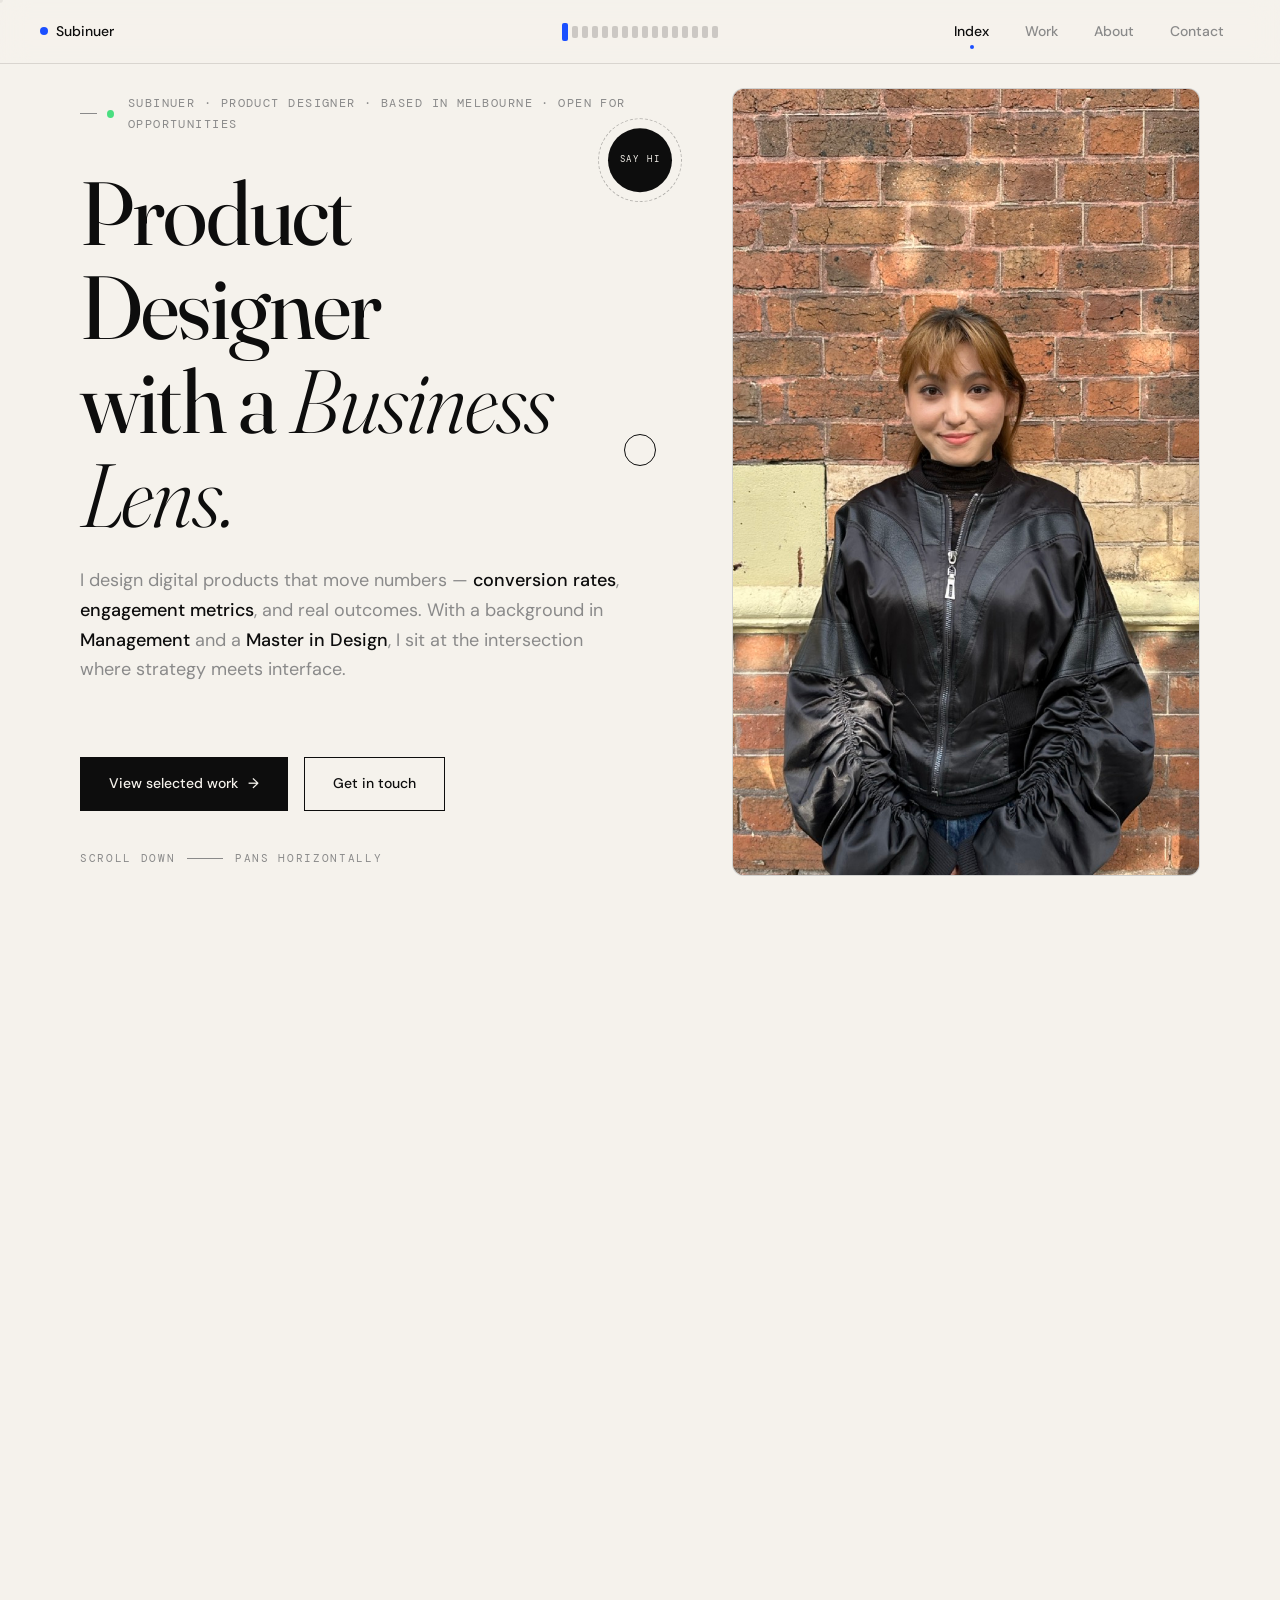
<file: index.html>
<!DOCTYPE html>
<html lang="en">
<head>
<meta charset="UTF-8" />
<meta name="viewport" content="width=device-width, initial-scale=1.0" />
<title>Subinuer — Product Designer</title>

<link rel="preconnect" href="https://fonts.googleapis.com" />
<link rel="preconnect" href="https://fonts.gstatic.com" crossorigin />
<link href="https://fonts.googleapis.com/css2?family=Fraunces:ital,opsz,wght@0,9..144,300..700;1,9..144,300..400&family=DM+Sans:wght@400;500;700&family=DM+Mono:wght@400;500&display=swap" rel="stylesheet" />

<link rel="stylesheet" href="styles/portfolio.css" />
  <link rel="icon" type="image/png" href="favicon/favicon-96x96.png" sizes="96x96" />
  <link rel="icon" type="image/svg+xml" href="favicon/favicon.svg" />
  <link rel="shortcut icon" href="favicon/favicon.ico" />
  <link rel="apple-touch-icon" sizes="180x180" href="favicon/apple-touch-icon.png" />
  <link rel="manifest" href="favicon/site.webmanifest" />
</head>

<body>

<!-- Cursor follower -->
<div class="cursor-dot" id="cursorDot"></div>
<div class="cursor-ring" id="cursorRing"></div>
<div class="cursor-badge" id="cursorBadge"><span class="glyph">↗</span><span id="cursorBadgeText">VIEW</span></div>

<!-- Top navigation -->
<header class="topbar" id="topbar">
  <div class="topbar__left">
    <a class="brand" href="#hero" data-goto="hero">
      <span class="dot" aria-hidden="true"></span>
      Subinuer
    </a>
  </div>

  <div class="topbar__center" id="minimap" aria-hidden="true">
    <span class="minimap-dash on peak"></span>
    <span class="minimap-dash"></span>
    <span class="minimap-dash"></span>
    <span class="minimap-dash"></span>
    <span class="minimap-dash"></span>
    <span class="minimap-dash"></span>
    <span class="minimap-dash"></span>
    <span class="minimap-dash"></span>
    <span class="minimap-dash"></span>
    <span class="minimap-dash"></span>
    <span class="minimap-dash"></span>
    <span class="minimap-dash"></span>
    <span class="minimap-dash"></span>
    <span class="minimap-dash"></span>
    <span class="minimap-dash"></span>
    <span class="minimap-dash"></span>
  </div>

  <div class="topbar__right">
    <a class="nav-link active" href="#hero">Index</a>
    <a class="nav-link" href="#work">Work</a>
    <a class="nav-link" href="#about">About</a>
    <a class="nav-link" href="#contact">Contact</a>
  </div>
</header>

<!-- Scroll progress bar -->
<div class="scroll-progress" id="scrollProgress"></div>


<!-- ============================================================
     THE PAGE
     ============================================================ -->
<div class="page" id="page">
  <div class="page__sticky" id="stage">
    <div class="page__track" id="track">


      <!-- ============ SECTION 1 — HERO ============ -->
      <section class="panel panel--hero" id="hero"
               data-screen-label="01 Hero" data-counter="01">

        <!-- Floating orbit -->
        <div class="top-orbit" id="topOrbit" aria-hidden="true">
          <div class="top-orbit__inner" id="topOrbitInner">SAY HI</div>
        </div>

        <div class="hero">
          <div class="hero__left">
            <div class="role-tag reveal reveal--1">
              <span class="avail-pip" aria-hidden="true"></span>
              Subinuer · Product Designer · Based in Melbourne · Open for opportunities
            </div>

            <h1 class="hero__title reveal reveal--2">
              Product Designer<br />
              with a <em>Business Lens.</em>
            </h1>

            <p class="hero__statement reveal reveal--3">
              I design digital products that move numbers — <strong>conversion rates</strong>,
              <strong>engagement metrics</strong>, and real outcomes.
              With a background in <strong>Management</strong> and a <strong>Master in Design</strong>,
              I sit at the intersection where strategy meets interface.
            </p>

            <div class="hero__actions reveal reveal--4">
              <a href="#work" class="btn-primary" data-hover="view" data-goto="work">
                View selected work
                <span class="arrow">→</span>
              </a>
              <a href="#contact" class="btn-secondary" data-hover="contact" data-goto="contact">
                Get in touch
              </a>
            </div>
          </div>

          <div class="hero__right reveal reveal--5">
            <div class="hero__media">
              <img src="assets/portrait.jpeg" alt="Portrait of Subinuer" />
            </div>
          </div>
        </div>

        <div class="panel__footer">
          <div class="lead">
            <span>Scroll down</span>
            <span class="line"></span>
            <span>pans horizontally</span>
          </div>
        </div>
      </section>


      <!-- ============ SECTION 2 — WORK ============ -->
      <section class="panel panel--work" id="work"
               data-screen-label="02 Selected Work" data-counter="02">

        <div class="work">

          <!-- Intro panel -->
          <div class="work__intro">
            <div>
              <div class="role-tag">02 — Selected Work</div>
              <h2>A small set of <em>recent</em> projects.</h2>
              <div class="work__intro-industries">Fintech · Telehealth · E-Commerce</div>
            </div>
            <div class="work__intro-foot">
              <div>Showing <b>05</b> of 5 projects</div>
              <div>Press → or scroll to advance</div>
            </div>
          </div>

          <!-- Project 1 — Onco -->
          <a class="proj" data-hover="project" href="onco.html">
            <div class="proj__info">
              <span class="proj__num">P · 01</span>
              <span class="proj__year">2025</span>
              <div class="proj__tags">
                <span class="tag tag--active">Dashboard Design</span>
                <span class="tag">Telehealth</span>
                <span class="tag">App Design</span>
              </div>
              <h3 class="proj__title">Onco</h3>
              <p class="proj__desc">
                A cross-device medical imaging support system — bridging the gap between
                remote cancer patients in rural Australia and the specialists they can't
                easily reach.
              </p>
              <span class="proj__view">View case study <span class="arrow">→</span></span>
            </div>
            <div class="proj__image">
              <img src="assets/project page onco cover.png" alt="Onco project cover" />
            </div>
          </a>

          <!-- Project 2 — Skyland Guardian -->
          <a class="proj" data-hover="project" href="skyland.html">
            <div class="proj__info">
              <span class="proj__num">P · 02</span>
              <span class="proj__year">2025</span>
              <div class="proj__tags">
                <span class="tag tag--active">Game Design</span>
                <span class="tag">Fintech</span>
                <span class="tag">Hackathon</span>
              </div>
              <h3 class="proj__title">Skyland Guardian</h3>
              <p class="proj__desc">
                A mobile guardian-style game set in a floating-island world. Owned the
                in-game UI, onboarding, and the retention loop that lifted day-7
                engagement by 18%.
              </p>
              <span class="proj__view">View case study <span class="arrow">→</span></span>
            </div>
            <div class="proj__image">
              <img src="assets/project page skyland cover.png" alt="Skyland Guardian project cover" />
            </div>
          </a>

          <!-- Project 3 — Fintech Webgame Brand Design -->
          <a class="proj" data-hover="project" href="fintech.html">
            <div class="proj__info">
              <span class="proj__num">P · 03</span>
              <span class="proj__year">2024</span>
              <div class="proj__tags">
                <span class="tag tag--active">Brand Design</span>
                <span class="tag">Fintech</span>
                <span class="tag">Web Game</span>
              </div>
              <h3 class="proj__title">Fintech Webgame — Brand Design</h3>
              <p class="proj__desc">
                A brand system for a playable on-chain experience — logo, type pairings,
                motion tokens, and an in-game brand kit that survives across 12 mini-games.
              </p>
              <span class="proj__view">View case study <span class="arrow">→</span></span>
            </div>
            <div class="proj__image">
              <img src="assets/project page fintechwebgame cover.png" alt="Fintech Webgame project cover" />
            </div>
          </a>

          <!-- Project 4 — Poster Archive -->
          <a class="proj" data-hover="project" href="posters.html">
            <div class="proj__info">
              <span class="proj__num">P · 04</span>
              <span class="proj__year">2023–2025</span>
              <div class="proj__tags">
                <span class="tag tag--active">Graphic Design</span>
                <span class="tag">Adobe</span>
              </div>
              <h3 class="proj__title">Poster <em>Archive</em></h3>
              <p class="proj__desc">
                A living collection of poster work spanning editorial campaigns, cultural
                events, and speculative briefs — exploring type as image and constraint as
                creative method.
              </p>
              <span class="proj__view">View archive <span class="arrow">→</span></span>
            </div>
            <div class="proj__image">
              <img src="assets/project page poster cover.png" alt="Poster Archive project cover" />
            </div>
          </a>

          <!-- Project 5 — Social & Digital Content -->
          <a class="proj" data-hover="project" href="social.html">
            <div class="proj__info">
              <span class="proj__num">P · 05</span>
              <span class="proj__year">2024</span>
              <div class="proj__tags">
                <span class="tag tag--active">Social Video</span>
                <span class="tag">Meta Ads</span>
                <span class="tag">CapCut</span>
              </div>
              <h3 class="proj__title">Social &amp; Digital Content</h3>
              <p class="proj__desc">
                Short-form video and social creative for a Monash University research
                recruitment campaign — audience-targeted formats for Meta, iterated
                against A/B data to lift sign-up conversion by 15% and expand
                demographic reach by 30%.
              </p>
              <span class="proj__view">View case study <span class="arrow">→</span></span>
            </div>
            <div class="proj__image">
              <img src="assets/project page social media cover.png" alt="Social &amp; Digital Content project cover" />
            </div>
          </a>

          <!-- Outro panel -->
          <div class="work__outro">
            <div class="role-tag">More on request</div>
            <h3>That's the headline. <em>The archive is longer.</em></h3>
            <p>Earlier work across edtech, hardware, and games available on request — drop a line and I'll send the PDF.</p>
            <a href="#contact" class="btn-secondary" data-goto="contact" data-hover="contact">
              Request full archive <span class="arrow">→</span>
            </a>
          </div>

        </div>

        <div class="panel__footer">
          <div class="lead">
            <span>Selected work</span>
            <span class="line"></span>
            <span>04 projects · keep scrolling</span>
          </div>
        </div>
      </section>


      <!-- ============ SECTION 3 — ABOUT (bento grid) ============ -->
      <section class="panel panel--about" id="about"
               data-screen-label="03 About" data-counter="03">

        <div class="about">

          <!-- BIO cell (2×3) -->
          <div class="bento bento--bio">
            <div class="bento__corner"><span class="accent">03 / 04</span> · About</div>
            <h2>I make design feel intentional.<br /><em>— and commercially inevitable.</em></h2>
            <p>
              My path into design started with a management degree and a curiosity
              about why people choose the things they choose. I published research on
              nostalgic cultural consumption — and without realising it, I was already
              doing user psychology.
            </p>
            <p class="muted">
              When I moved into product design, that lens came with me. I design for
              emotional histories and irrational preferences, not just rational ones.
            </p>
          </div>

          <!-- PHOTO cell (1×2) -->
          <div class="bento bento--photo">
            <div class="photo-meta">Portrait · 4:5</div>
            <div class="photo-stage">
              <img class="photo-img" src="assets/about me apge portrait.png" alt="Portrait of Subinuer" />
            </div>
          </div>

          <!-- EXPERIENCE stat (1×1) -->
          <div class="bento bento--stat">
            <div class="bento__corner">Experience</div>
            <span class="stat-num">1<em>+</em></span>
            <span class="stat-label">Years designing</span>
          </div>

          <!-- EDUCATION (1×1) -->
          <div class="bento bento--education">
            <div class="bento__corner">Education</div>
            <div class="edu-row">
              <span class="institution">Sun Yat-sen University</span>
              <span class="degree">Bachelor of Management</span>
            </div>
            <div class="edu-row">
              <span class="institution">Monash University</span>
              <span class="degree">Master of Design</span>
            </div>
          </div>

          <!-- COMBINED — Skills · Tools + Available (row 3, right 2 cols) -->
          <div class="bento bento--combined">
            <div class="bento__corner">Skills · Tools</div>
            <div class="combined-skills">
              <span class="tag">Product Design</span>
              <span class="tag">Wireframing</span>
              <span class="tag">Prototyping</span>
              <span class="tag">Vibe Coding</span>
              <span class="tag">Figma</span>
              <span class="tag">Adobe Suite</span>
              <span class="tag">Research</span>
              <span class="tag">Data Analysis</span>
              <span class="tag">Brand</span>
              <span class="tag">Graphic Design</span>
              <span class="tag">Front-end</span>
              <span class="tag">Marketing</span>
            </div>
            <div class="combined-divider"></div>
            <div class="combined-foot">
              <div class="combined-foot__left">
                <div class="combined-now">Now</div>
                <div class="combined-headline">Available for work — <em>Q3 2026</em></div>
              </div>
              <a class="combined-cta" href="mailto:subinurturghun@outlook.com" data-hover="email">
                Start a conversation <span class="arrow">→</span>
              </a>
            </div>
          </div>

        </div>

        <div class="panel__footer">
          <div class="lead">
            <span>About</span>
            <span class="line"></span>
            <span>contact next</span>
          </div>
        </div>
      </section>


      <!-- ============ SECTION 4 — CONTACT (inverted) ============ -->
      <section class="panel panel--contact" id="contact"
               data-screen-label="04 Contact" data-counter="04">
        <div class="contact">

          <div class="role-tag">04 — Get in touch</div>

          <h2 class="contact__title">
            Have something <em>worth making</em>?<br />
            Write to <a href="mailto:subinurturghun@outlook.com" data-hover="email">subinurturghun@outlook.com</a>
          </h2>

          <div class="contact__actions">
            <a class="btn-primary btn-primary--inv" href="mailto:subinurturghun@outlook.com" data-hover="email">
              Email me <span class="arrow">→</span>
            </a>
            <a class="btn-secondary btn-secondary--inv" href="https://www.linkedin.com/in/sabrina0512/" target="_blank" rel="noopener" data-hover="contact">
              Connect on LinkedIn
            </a>
          </div>

          <div class="contact__grid contact__grid--2">
            <div class="contact__cell">
              <span class="lbl">Email</span>
              <span class="val"><a href="mailto:subinurturghun@outlook.com" data-hover="email">subinurturghun@outlook.com</a></span>
            </div>
            <div class="contact__cell">
              <span class="lbl">Behance</span>
              <span class="val"><a href="https://www.behance.net/turghunsubinur" target="_blank" rel="noopener" data-hover="contact">behance.net/turghunsubinur</a></span>
            </div>
            <div class="contact__cell">
              <span class="lbl">LinkedIn</span>
              <span class="val"><a href="https://www.linkedin.com/in/sabrina0512/" target="_blank" rel="noopener" data-hover="contact">linkedin.com/in/sabrina0512</a></span>
            </div>
            <div class="contact__cell">
              <span class="lbl">GitHub</span>
              <span class="val"><a href="https://github.com/sabrinaisgenius" target="_blank" rel="noopener" data-hover="contact">github.com/sabrinaisgenius</a></span>
            </div>
          </div>

        </div>

        <div class="contact__foot">
          <span>© 2026 Subinuer Turghun · All rights reserved</span>
        </div>
      </section>


    </div><!-- /.page__track -->
  </div><!-- /.page__sticky -->
</div><!-- /.page -->


<script src="scripts/portfolio.js"></script>
</body>
</html>
</file>
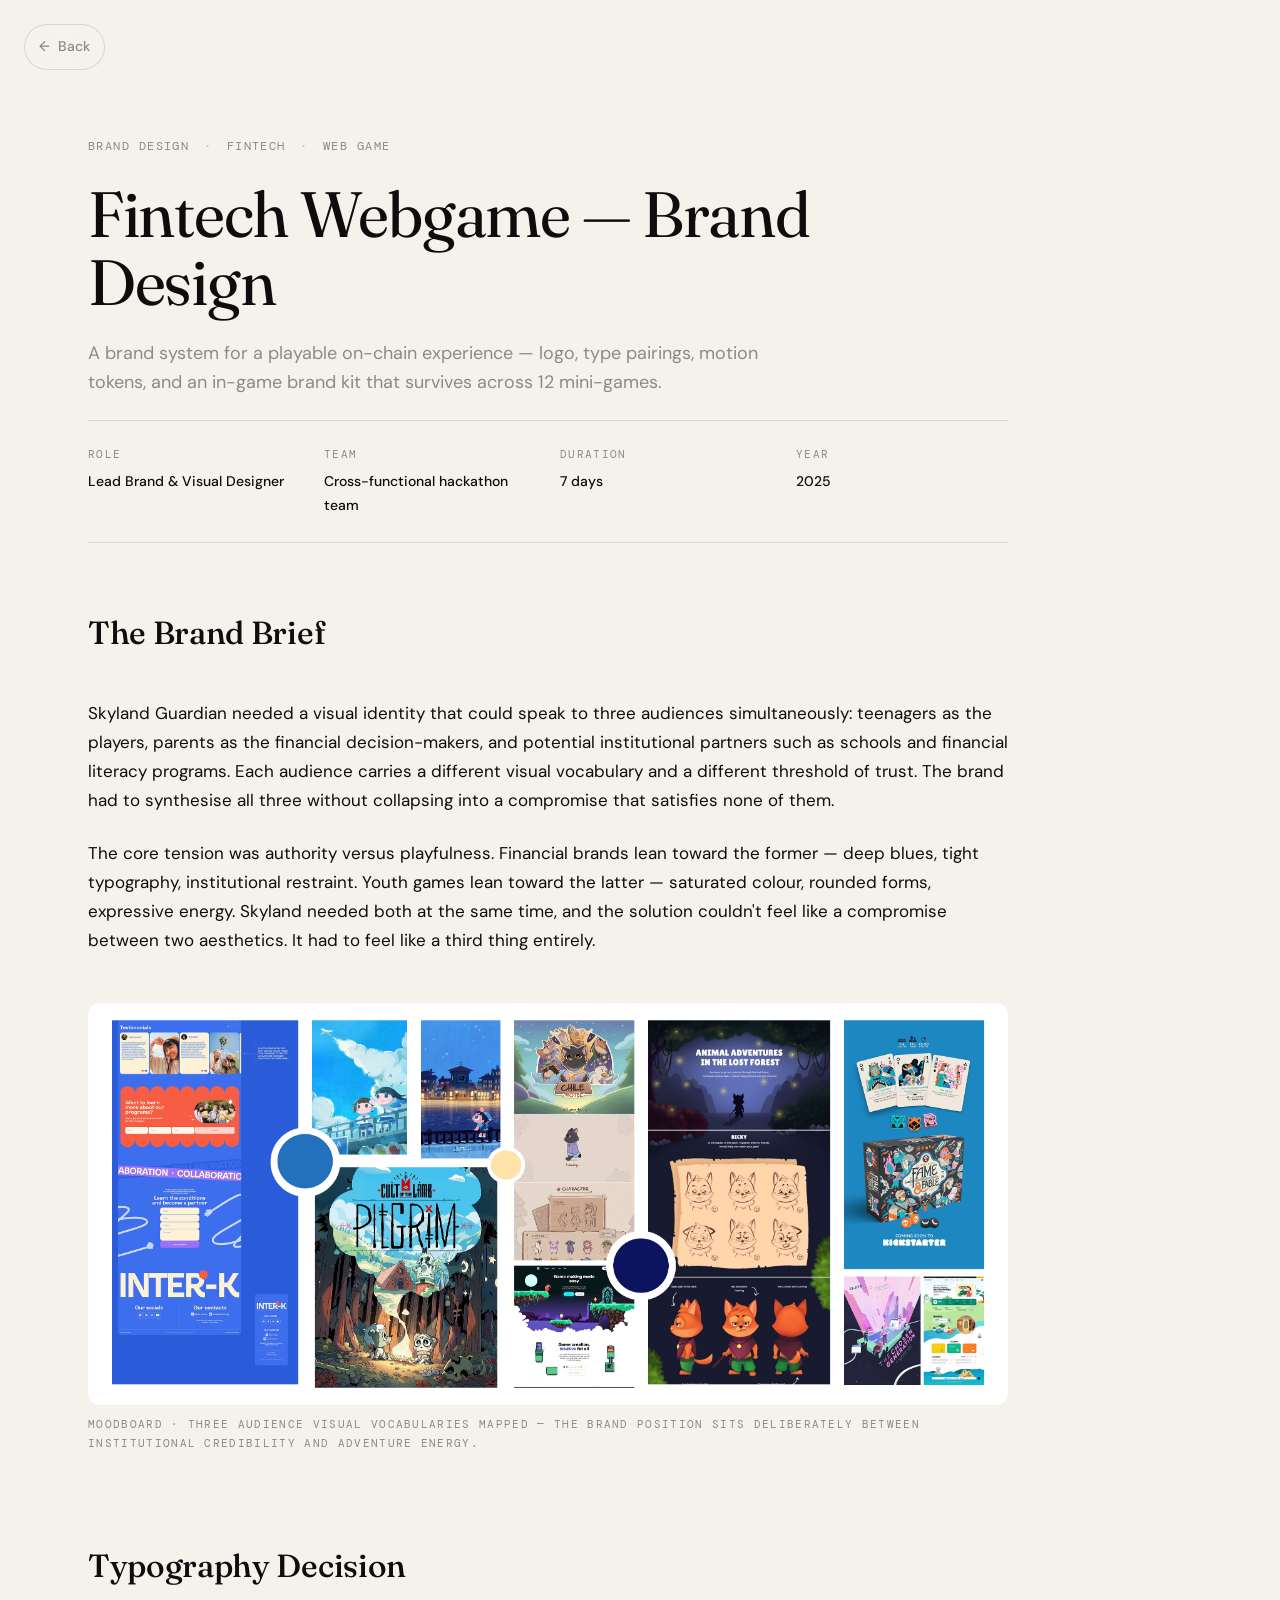
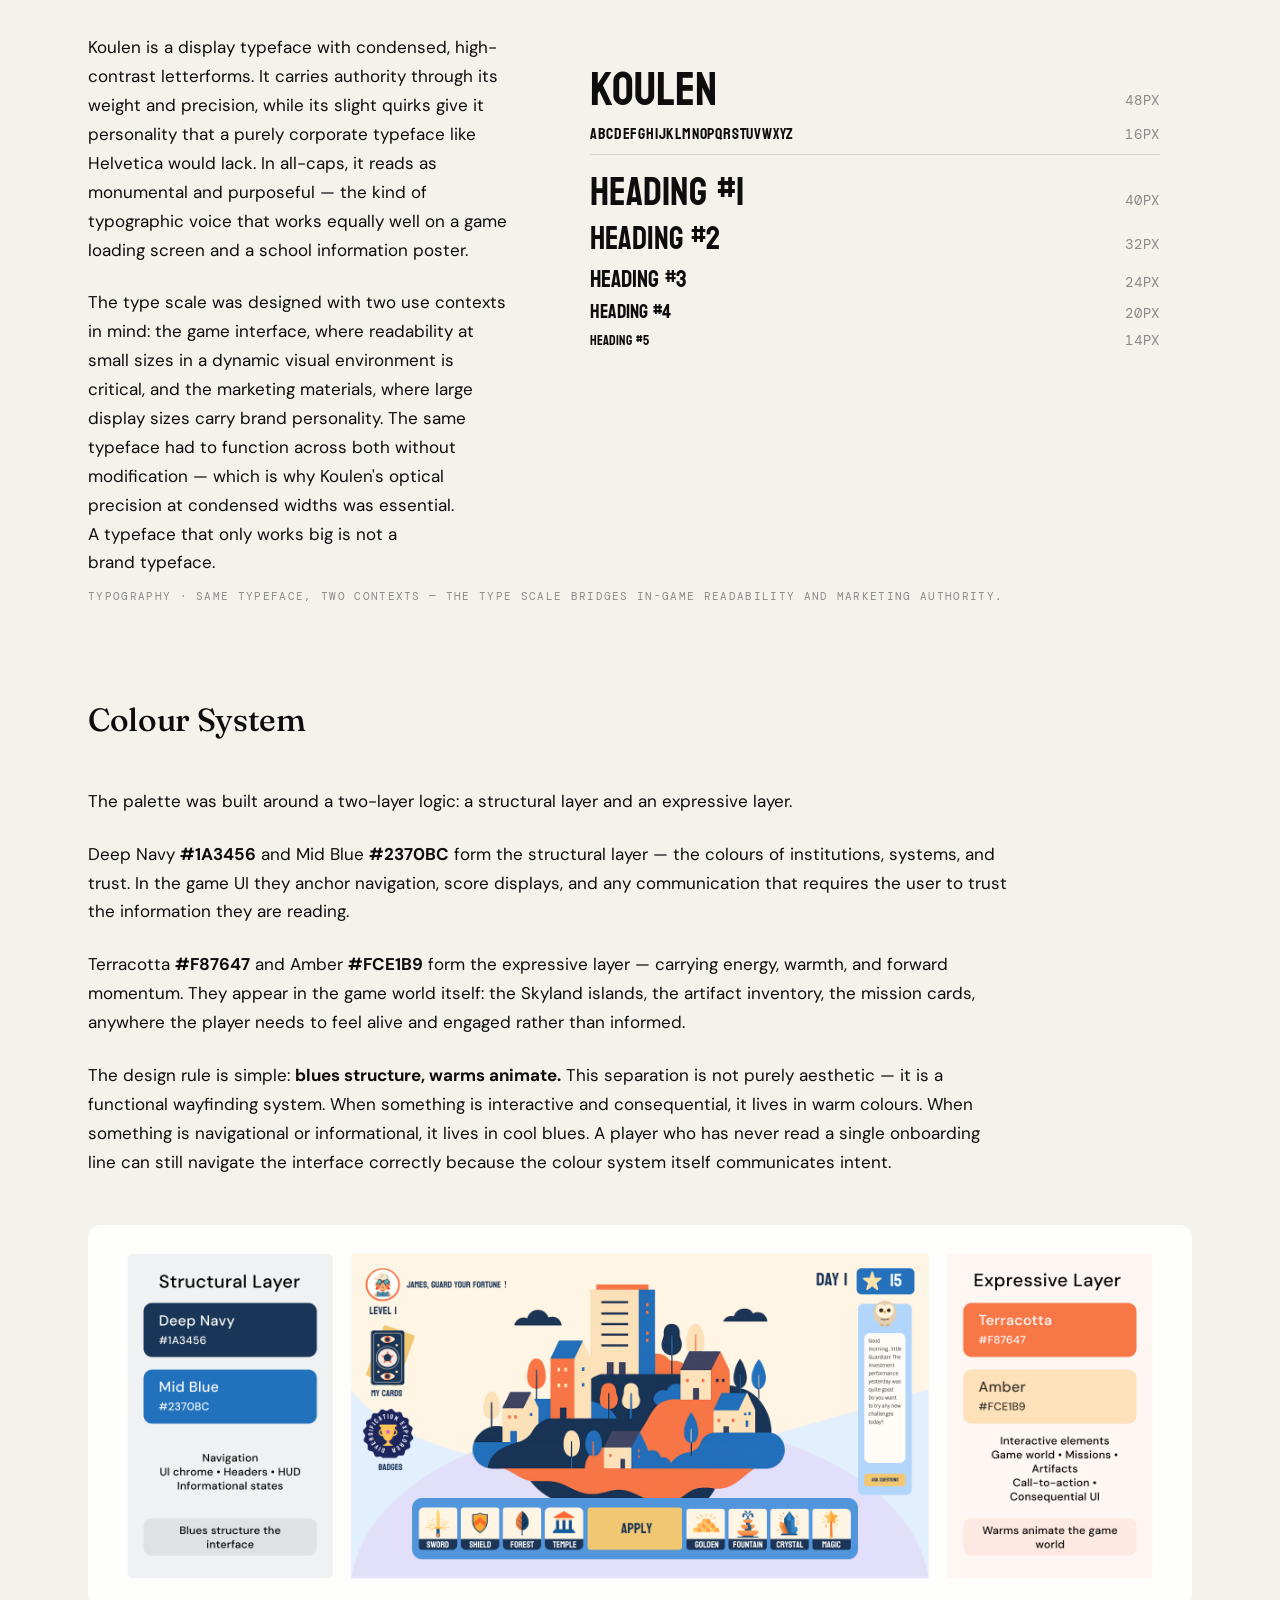
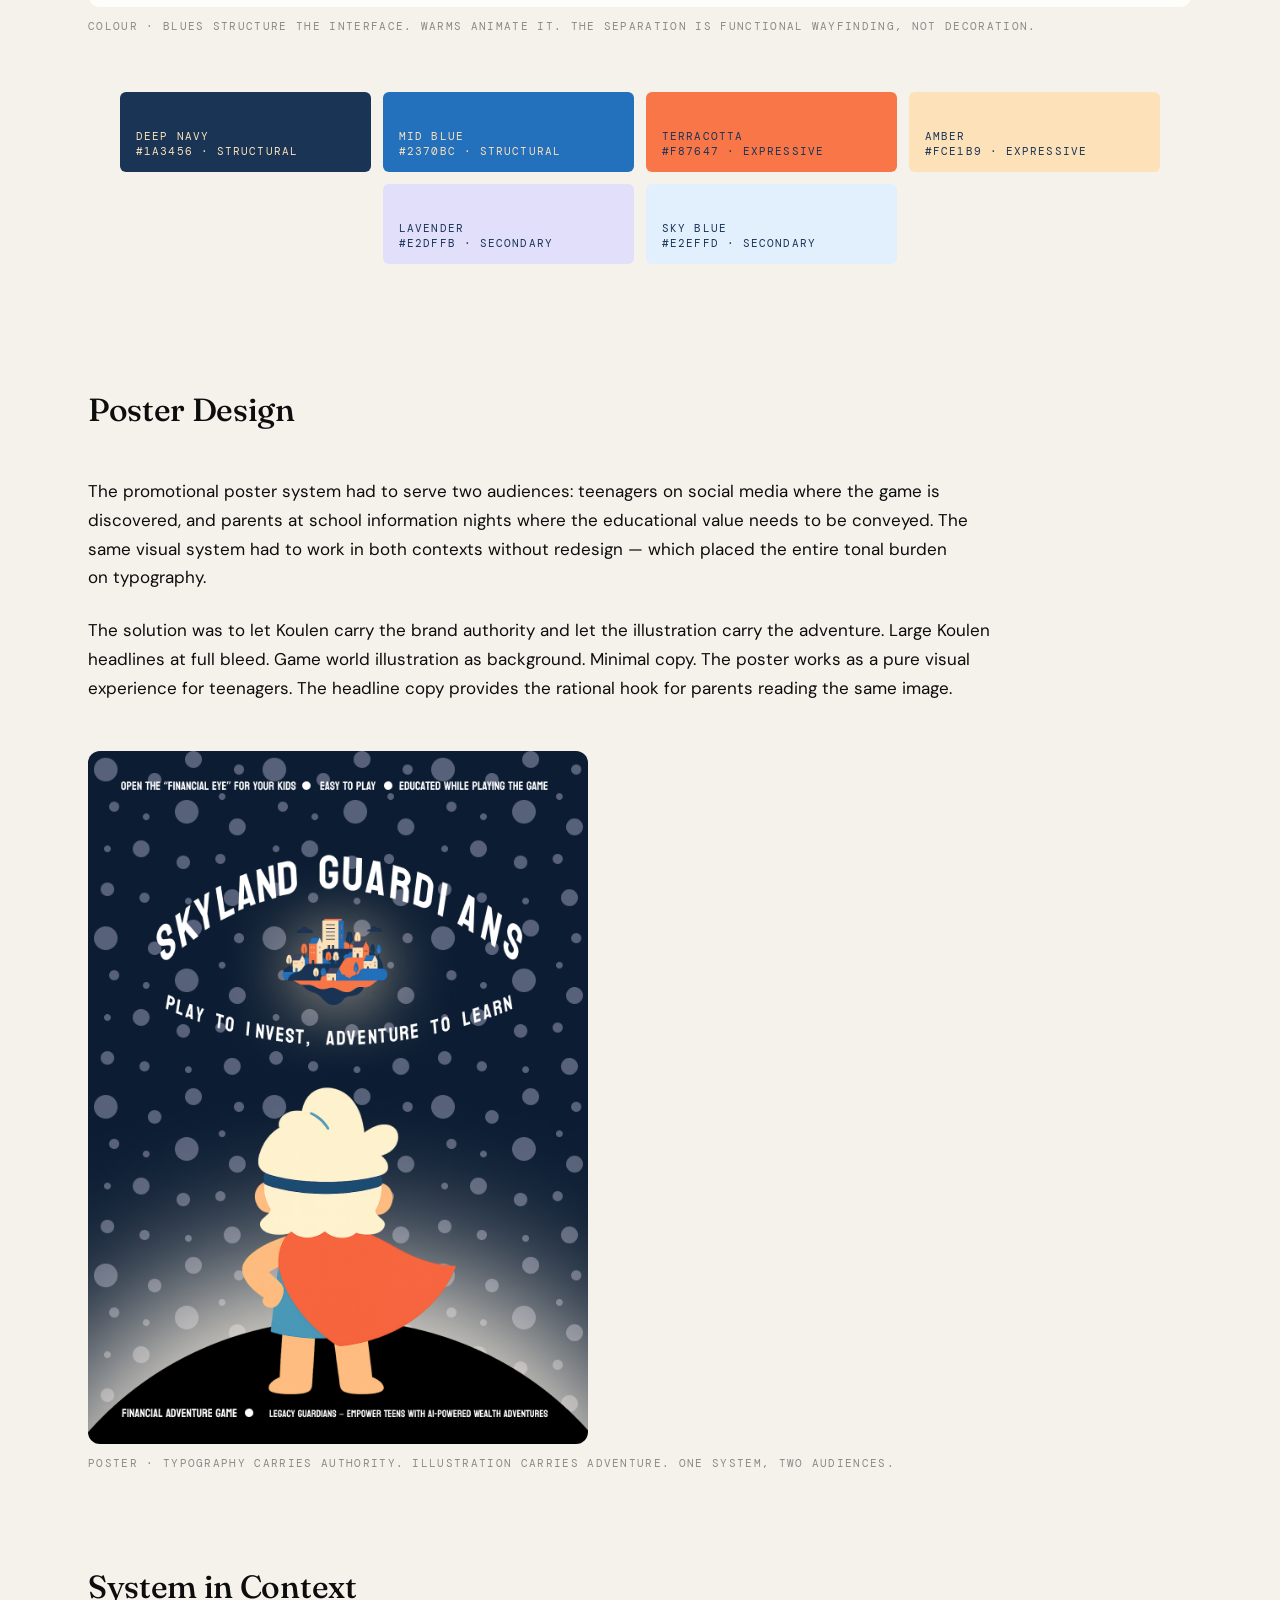
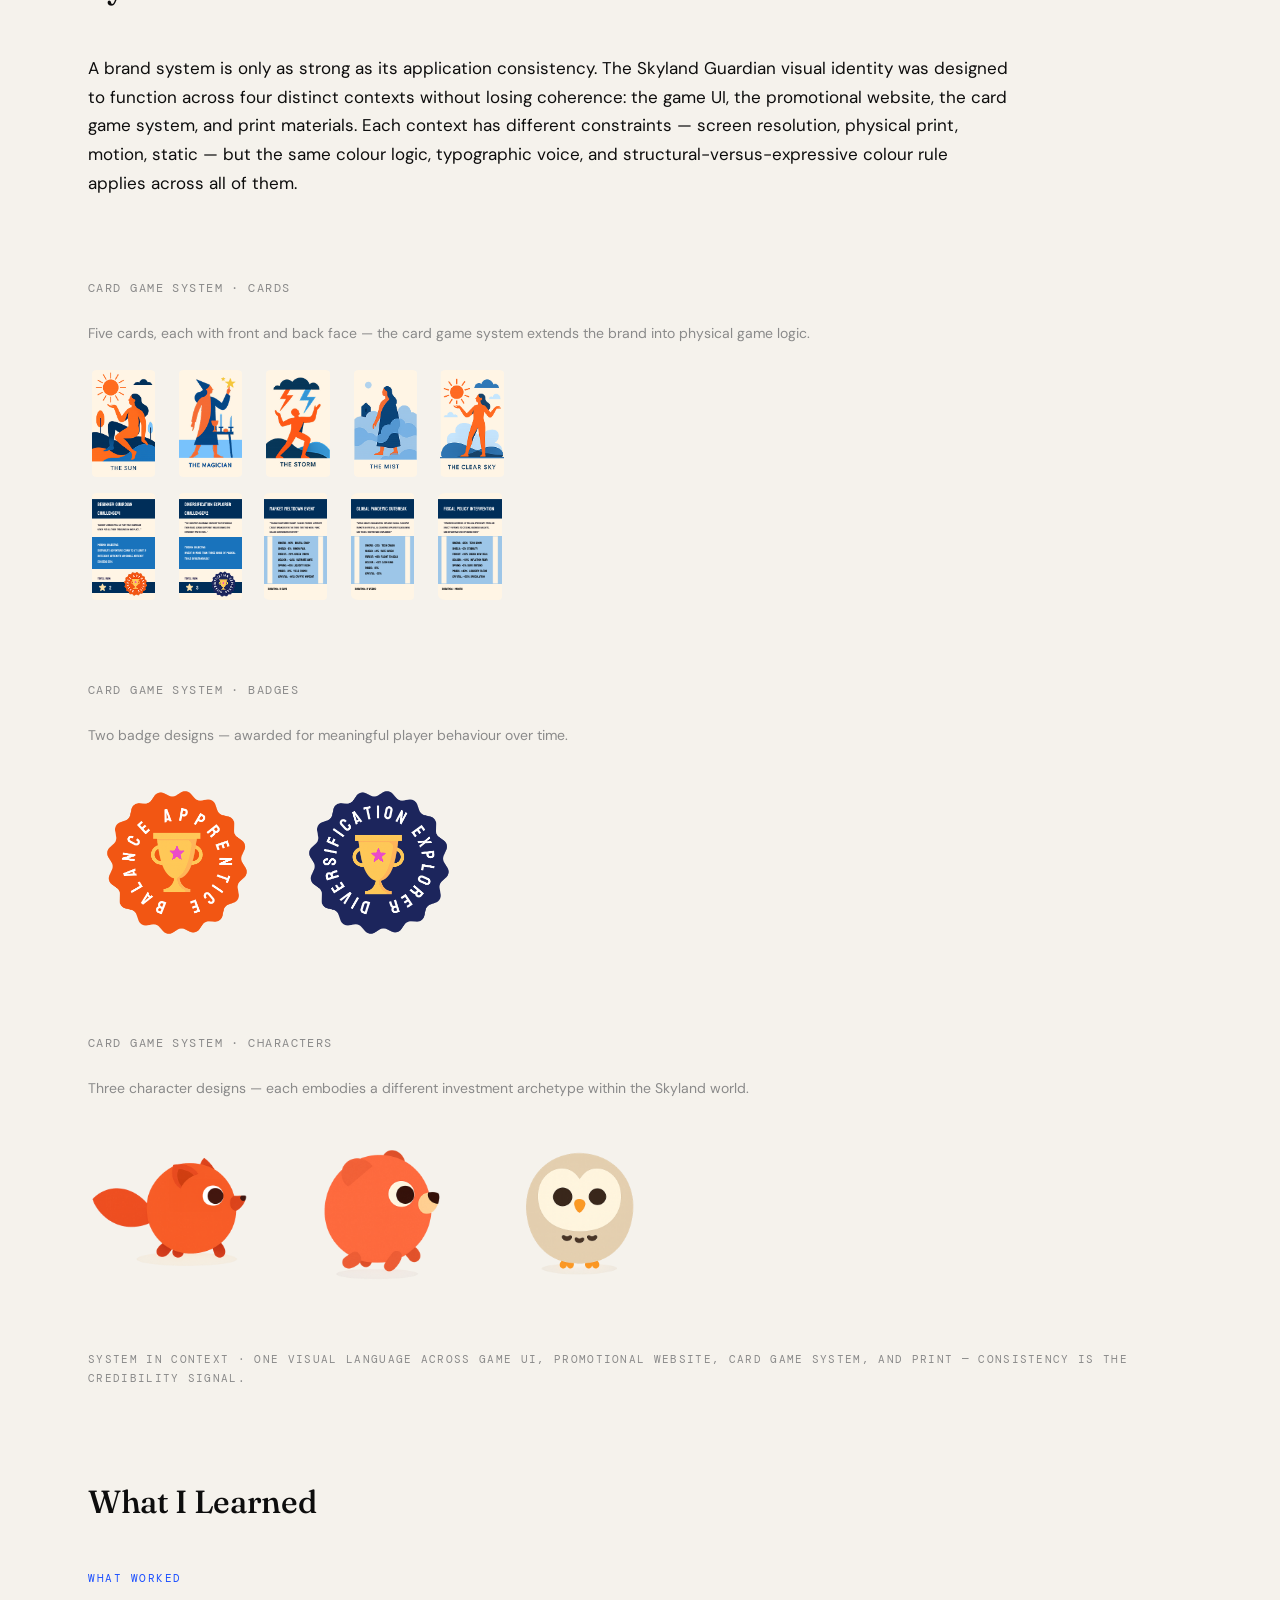
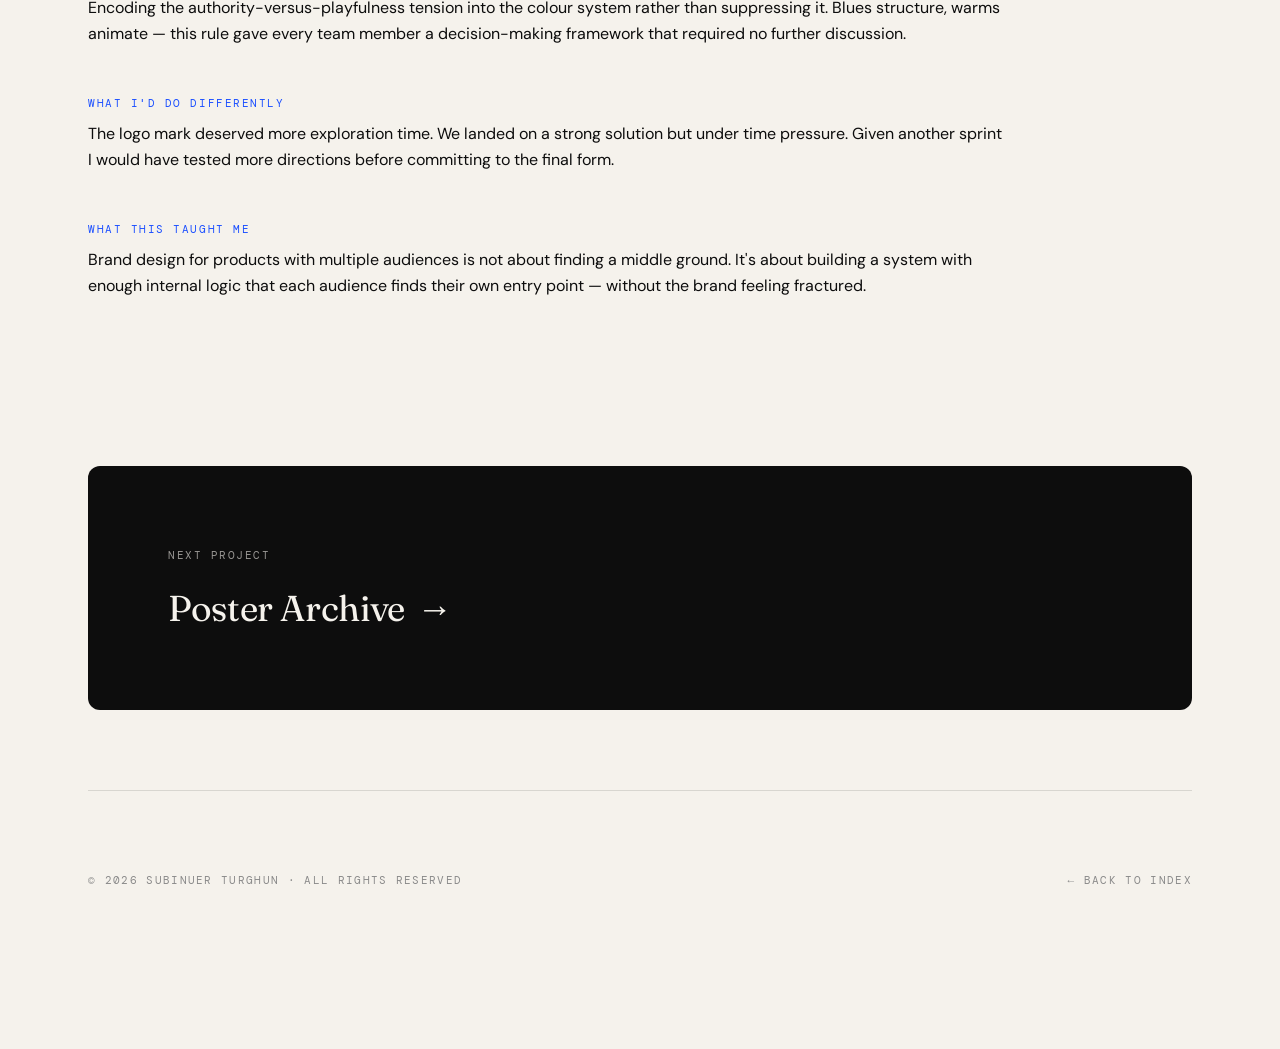
<file: fintech.html>
<!DOCTYPE html>
<html lang="en">
<head>
<meta charset="UTF-8" />
<meta name="viewport" content="width=device-width, initial-scale=1.0" />
<title>Fintech Webgame — Brand Design · Case Study · Subinuer</title>

<link rel="preconnect" href="https://fonts.googleapis.com" />
<link rel="preconnect" href="https://fonts.gstatic.com" crossorigin />
<link href="https://fonts.googleapis.com/css2?family=Fraunces:ital,opsz,wght@0,9..144,300..700;1,9..144,300..400&family=DM+Sans:wght@400;500;700&family=DM+Mono:wght@400;500&family=Koulen&display=swap" rel="stylesheet" />

<link rel="stylesheet" href="styles/case-study.css" />

<style>
  /* =========================================================
     Page-specific components — typography spec + colour swatches
     ========================================================= */

  .typo-grid {
    background: var(--color-bg);
    border-radius: var(--radius-card);
    padding: 32px;
    display: flex;
    flex-direction: column;
    gap: 10px;
  }
  .typo-row {
    display: flex;
    justify-content: space-between;
    align-items: baseline;
    font-family: 'Koulen', system-ui, sans-serif;
    font-weight: 400;
    color: var(--color-text);
    text-transform: uppercase;
    line-height: 1.05;
  }
  .typo-row .spec {
    font-family: var(--font-mono);
    font-size: 14px;
    color: var(--color-secondary);
    letter-spacing: 0.05em;
    text-transform: uppercase;
  }
  .typo-row--display { font-size: 48px; }
  .typo-row--alphabet { font-size: 16px; letter-spacing: 0.05em; padding-bottom: 12px; border-bottom: 1px solid var(--color-border); }
  .typo-row--h1 { font-size: 40px; margin-top: 6px; }
  .typo-row--h2 { font-size: 32px; }
  .typo-row--h3 { font-size: 24px; }
  .typo-row--h4 { font-size: 20px; }
  .typo-row--h5 { font-size: 14px; }

  /* Two-column section helpers */
  .two-col {
    display: grid;
    grid-template-columns: 2fr 3fr;
    gap: var(--space-lg);
    align-items: start;
  }
  .two-col--equal { grid-template-columns: 1fr 1fr; }
  @media (max-width: 900px) {
    .two-col, .two-col--equal { grid-template-columns: 1fr; }
  }

  /* Colour swatch grid */
  .swatches {
    background: var(--color-bg);
    border-radius: var(--radius-card);
    padding: 32px;
    margin-top: var(--space-md);
  }
  .swatches__row {
    display: grid;
    grid-template-columns: repeat(4, 1fr);
    gap: 12px;
  }
  .swatches__row + .swatches__row {
    margin-top: 12px;
    grid-template-columns: 1fr 1fr 1fr 1fr;
    /* Lavender and Sky Blue sit on cols 2 & 3 of a 4-col grid */
  }
  .swatch {
    height: 80px;
    border-radius: 6px;
    padding: 14px 16px;
    display: flex;
    align-items: flex-end;
    font-family: var(--font-mono);
    font-size: 11px;
    letter-spacing: 0.1em;
    text-transform: uppercase;
    line-height: 1.3;
  }
  .swatch.empty {
    background: transparent;
    pointer-events: none;
  }

  /* Color blocks for the second row of swatches: only middle 2 occupied */
  .swatches__row--secondary { grid-template-columns: 1fr 1fr 1fr 1fr; }

  /* Card-game image grids unique to this page */
  .cards-2row { display: grid; grid-template-columns: repeat(5, 1fr); gap: var(--space-sm); margin-top: var(--space-md); max-width: 420px; }
  .cards-2row + .cards-2row { margin-top: var(--space-sm); }
  .cards-2row img { width: 100%; aspect-ratio: 2 / 3; object-fit: contain; display: block; border-radius: 8px; }
  @media (max-width: 900px) {
    .cards-2row { grid-template-columns: repeat(2, 1fr); }
  }
</style>
  <link rel="icon" type="image/png" href="favicon/favicon-96x96.png" sizes="96x96" />
  <link rel="icon" type="image/svg+xml" href="favicon/favicon.svg" />
  <link rel="shortcut icon" href="favicon/favicon.ico" />
  <link rel="apple-touch-icon" sizes="180x180" href="favicon/apple-touch-icon.png" />
  <link rel="manifest" href="favicon/site.webmanifest" />
</head>

<body class="case-study">

<!-- Fixed back link -->
<a class="cs-back" href="Webfolio.html#work">
  <span class="arrow">←</span> Back
</a>

<main class="cs">

  <!-- HEADER -->
  <header class="cs__header">
    <div class="cs__tags">
      Brand Design <span class="sep">·</span>
      Fintech <span class="sep">·</span>
      Web Game
    </div>
    <h1 class="cs__title">Fintech Webgame — Brand Design</h1>
    <p class="cs__subtitle">
      A brand system for a playable on-chain experience — logo, type pairings,
      motion tokens, and an in-game brand kit that survives across 12 mini-games.
    </p>

    <div class="cs__meta" style="grid-template-columns: repeat(4, 1fr);">
      <div class="cs__meta-cell">
        <span class="lbl">Role</span>
        <span class="val">Lead Brand &amp; Visual Designer</span>
      </div>
      <div class="cs__meta-cell">
        <span class="lbl">Team</span>
        <span class="val">Cross-functional hackathon team</span>
      </div>
      <div class="cs__meta-cell">
        <span class="lbl">Duration</span>
        <span class="val">7 days</span>
      </div>
      <div class="cs__meta-cell">
        <span class="lbl">Year</span>
        <span class="val">2025</span>
      </div>
    </div>
  </header>

  <!-- SECTION 1 — Brand Brief -->
  <section class="cs__section">
    <h2 class="cs__h2">The Brand Brief</h2>
    <p class="cs__p">
      Skyland Guardian needed a visual identity that could speak to three
      audiences simultaneously: teenagers as the players, parents as the
      financial decision-makers, and potential institutional partners such as
      schools and financial literacy programs. Each audience carries a
      different visual vocabulary and a different threshold of trust. The
      brand had to synthesise all three without collapsing into a compromise
      that satisfies none of them.
    </p>
    <p class="cs__p">
      The core tension was authority versus playfulness. Financial brands lean
      toward the former — deep blues, tight typography, institutional
      restraint. Youth games lean toward the latter — saturated colour,
      rounded forms, expressive energy. Skyland needed both at the same time,
      and the solution couldn't feel like a compromise between two
      aesthetics. It had to feel like a third thing entirely.
    </p>

    <img src="assets/moodboard.png" alt="Brand Moodboard" style="width: 100%; height: auto; display: block; border-radius: var(--radius-img); margin-top: var(--space-lg);" />
    <div class="cs__img-caption">Moodboard · Three audience visual vocabularies mapped — the brand position sits deliberately between institutional credibility and adventure energy.</div>
  </section>

  <!-- SECTION 2 — Typography Decision -->
  <section class="cs__section cs__section--wide">
    <h2 class="cs__h2">Typography Decision</h2>

    <div class="two-col">
      <div>
        <p class="cs__p">
          Koulen is a display typeface with condensed, high-contrast letterforms.
          It carries authority through its weight and precision, while its slight
          quirks give it personality that a purely corporate typeface like
          Helvetica would lack. In all-caps, it reads as monumental and
          purposeful — the kind of typographic voice that works equally well on
          a game loading screen and a school information poster.
        </p>
        <p class="cs__p">
          The type scale was designed with two use contexts in mind: the game
          interface, where readability at small sizes in a dynamic visual
          environment is critical, and the marketing materials, where large
          display sizes carry brand personality. The same typeface had to
          function across both without modification — which is why Koulen's
          optical precision at condensed widths was essential. A typeface that
          only works big is not a brand typeface.
        </p>
      </div>

      <!-- Koulen specimen -->
      <div class="typo-grid">
        <div class="typo-row typo-row--display">
          <span>KOULEN</span>
          <span class="spec">48px</span>
        </div>
        <div class="typo-row typo-row--alphabet">
          <span>ABCDEFGHIJKLMNOPQRSTUVWXYZ</span>
          <span class="spec">16px</span>
        </div>
        <div class="typo-row typo-row--h1">
          <span>HEADING #1</span>
          <span class="spec">40px</span>
        </div>
        <div class="typo-row typo-row--h2">
          <span>HEADING #2</span>
          <span class="spec">32px</span>
        </div>
        <div class="typo-row typo-row--h3">
          <span>HEADING #3</span>
          <span class="spec">24px</span>
        </div>
        <div class="typo-row typo-row--h4">
          <span>HEADING #4</span>
          <span class="spec">20px</span>
        </div>
        <div class="typo-row typo-row--h5">
          <span>HEADING #5</span>
          <span class="spec">14px</span>
        </div>
      </div>
    </div>
    <div class="cs__img-caption">Typography · Same typeface, two contexts — the type scale bridges in-game readability and marketing authority.</div>
  </section>

  <!-- SECTION 3 — Colour System -->
  <section class="cs__section cs__section--wide">
    <h2 class="cs__h2">Colour System</h2>

    <p class="cs__p" style="max-width: 920px;">
      The palette was built around a two-layer logic: a structural layer and an
      expressive layer.
    </p>
    <p class="cs__p" style="max-width: 920px;">
      Deep Navy <strong>#1A3456</strong> and Mid Blue <strong>#2370BC</strong>
      form the structural layer — the colours of institutions, systems, and
      trust. In the game UI they anchor navigation, score displays, and any
      communication that requires the user to trust the information they are
      reading.
    </p>
    <p class="cs__p" style="max-width: 920px;">
      Terracotta <strong>#F87647</strong> and Amber <strong>#FCE1B9</strong>
      form the expressive layer — carrying energy, warmth, and forward
      momentum. They appear in the game world itself: the Skyland islands, the
      artifact inventory, the mission cards, anywhere the player needs to feel
      alive and engaged rather than informed.
    </p>
    <p class="cs__p" style="max-width: 920px;">
      The design rule is simple: <strong>blues structure, warms animate.</strong>
      This separation is not purely aesthetic — it is a functional wayfinding
      system. When something is interactive and consequential, it lives in warm
      colours. When something is navigational or informational, it lives in
      cool blues. A player who has never read a single onboarding line can
      still navigate the interface correctly because the colour system itself
      communicates intent.
    </p>

    <img src="assets/Colour · Blues structure the interface. Warms animate it. The separation is functional wayfinding, not decoration..png" alt="Colour System" style="width: 100%; height: auto; display: block; border-radius: var(--radius-img); margin-top: var(--space-lg);" />
    <div class="cs__img-caption">Colour · Blues structure the interface. Warms animate it. The separation is functional wayfinding, not decoration.</div>

    <!-- Swatch grid -->
    <div class="swatches">
      <div class="swatches__row">
        <div class="swatch" style="background:#1A3456; color:#FCE1B9;">Deep Navy<br />#1A3456 · Structural</div>
        <div class="swatch" style="background:#2370BC; color:#FCE1B9;">Mid Blue<br />#2370BC · Structural</div>
        <div class="swatch" style="background:#F87647; color:#1A3456;">Terracotta<br />#F87647 · Expressive</div>
        <div class="swatch" style="background:#FCE1B9; color:#1A3456;">Amber<br />#FCE1B9 · Expressive</div>
      </div>
      <div class="swatches__row swatches__row--secondary">
        <div class="swatch empty"></div>
        <div class="swatch" style="background:#E2DFFB; color:#1A3456;">Lavender<br />#E2DFFB · Secondary</div>
        <div class="swatch" style="background:#E2EFFD; color:#1A3456;">Sky Blue<br />#E2EFFD · Secondary</div>
        <div class="swatch empty"></div>
      </div>
    </div>
  </section>

  <!-- SECTION 5 — Poster Design -->
  <section class="cs__section cs__section--wide">
    <h2 class="cs__h2">Poster Design</h2>

    <p class="cs__p" style="max-width: 920px;">
      The promotional poster system had to serve two audiences: teenagers on
      social media where the game is discovered, and parents at school
      information nights where the educational value needs to be conveyed. The
      same visual system had to work in both contexts without redesign — which
      placed the entire tonal burden on typography.
    </p>
    <p class="cs__p" style="max-width: 920px;">
      The solution was to let Koulen carry the brand authority and let the
      illustration carry the adventure. Large Koulen headlines at full bleed.
      Game world illustration as background. Minimal copy. The poster works as
      a pure visual experience for teenagers. The headline copy provides the
      rational hook for parents reading the same image.
    </p>

    <img src="assets/fintech webgame poster design.png" alt="Fintech Webgame Poster Design" style="width: 100%; max-width: 500px; height: auto; display: block; border-radius: var(--radius-img); margin-top: var(--space-lg);" />
    <div class="cs__img-caption">Poster · Typography carries authority. Illustration carries adventure. One system, two audiences.</div>
  </section>

  <!-- SECTION 6 — System in Context -->
  <section class="cs__section cs__section--wide">
    <h2 class="cs__h2">System in Context</h2>
    <p class="cs__p" style="max-width: 920px;">
      A brand system is only as strong as its application consistency. The
      Skyland Guardian visual identity was designed to function across four
      distinct contexts without losing coherence: the game UI, the
      promotional website, the card game system, and print materials. Each
      context has different constraints — screen resolution, physical print,
      motion, static — but the same colour logic, typographic voice, and
      structural-versus-expressive colour rule applies across all of them.
    </p>

    <!-- Cards (front + back) -->
    <div class="cs__section-eyebrow" style="color: var(--color-secondary); margin-top: var(--space-xl);">
      Card Game System · Cards
    </div>
    <p style="font-size: 14px; color: var(--color-secondary); margin-bottom: var(--space-sm);">
      Five cards, each with front and back face — the card game system extends the brand into physical game logic.
    </p>
    <div class="cards-2row">
      <img src="assets/card 1 front.png" alt="Card 01 Front" />
      <img src="assets/card2 front.png" alt="Card 02 Front" />
      <img src="assets/card3 front.png" alt="Card 03 Front" />
      <img src="assets/card4 front.png" alt="Card 04 Front" />
      <img src="assets/card5 front.png" alt="Card 05 Front" />
    </div>
    <div class="cards-2row">
      <img src="assets/card01-back.png" alt="Card 01 Back" />
      <img src="assets/card02-back.png" alt="Card 02 Back" />
      <img src="assets/card03-back.png" alt="Card 03 Back" />
      <img src="assets/card04-back.png" alt="Card 04 Back" />
      <img src="assets/card05-back.png" alt="Card 05 Back" />
    </div>

    <!-- Badges -->
    <div class="cs__section-eyebrow" style="color: var(--color-secondary); margin-top: var(--space-xl);">
      Card Game System · Badges
    </div>
    <p style="font-size: 14px; color: var(--color-secondary); margin-bottom: var(--space-sm);">
      Two badge designs — awarded for meaningful player behaviour over time.
    </p>
    <div class="cs__img-grid cs__img-grid--2" style="max-width: 380px;">
      <img src="assets/badge 1.png" alt="Badge 01 · Diversification Master" style="width: 100%; height: auto; display: block; border-radius: var(--radius-img);" />
      <img src="assets/badge 2.png" alt="Badge 02 · Storm Survivor" style="width: 100%; height: auto; display: block; border-radius: var(--radius-img);" />
    </div>

    <!-- Characters -->
    <div class="cs__section-eyebrow" style="color: var(--color-secondary); margin-top: var(--space-xl);">
      Card Game System · Characters
    </div>
    <p style="font-size: 14px; color: var(--color-secondary); margin-bottom: var(--space-sm);">
      Three character designs — each embodies a different investment archetype within the Skyland world.
    </p>
    <div class="cs__img-grid cs__img-grid--3" style="max-width: 580px;">
      <img src="assets/character 1.png" alt="Character 01" style="width: 100%; height: auto; display: block; border-radius: var(--radius-img);" />
      <img src="assets/character2.png" alt="Character 02" style="width: 100%; height: auto; display: block; border-radius: var(--radius-img);" />
      <img src="assets/character 3.png" alt="Character 03" style="width: 100%; height: auto; display: block; border-radius: var(--radius-img);" />
    </div>

    <div class="cs__img-caption" style="margin-top: var(--space-lg);">
      System in Context · One visual language across game UI, promotional
      website, card game system, and print — consistency is the credibility signal.
    </div>
  </section>

  <!-- SECTION 7 — What I Learned -->
  <section class="cs__section">
    <h2 class="cs__h2">What I Learned</h2>
    <div class="cs__learn">
      <div class="cs__learn-item">
        <span class="lbl">What worked</span>
        <div class="body">
          Encoding the authority-versus-playfulness tension into the colour
          system rather than suppressing it. Blues structure, warms animate —
          this rule gave every team member a decision-making framework that
          required no further discussion.
        </div>
      </div>
      <div class="cs__learn-item">
        <span class="lbl">What I'd do differently</span>
        <div class="body">
          The logo mark deserved more exploration time. We landed on a strong
          solution but under time pressure. Given another sprint I would have
          tested more directions before committing to the final form.
        </div>
      </div>
      <div class="cs__learn-item">
        <span class="lbl">What this taught me</span>
        <div class="body">
          Brand design for products with multiple audiences is not about
          finding a middle ground. It's about building a system with enough
          internal logic that each audience finds their own entry point —
          without the brand feeling fractured.
        </div>
      </div>
    </div>
  </section>

  <!-- NEXT PROJECT -->
  <a class="cs__next" href="posters.html">
    <div class="eyebrow">Next project</div>
    <div class="title">Poster Archive <span class="arrow">→</span></div>
  </a>

  <!-- FOOTER -->
  <footer class="cs__footer">
    <span>© 2026 Subinuer Turghun · All rights reserved</span>
    <a href="Webfolio.html" style="color: inherit; text-decoration: none;">← Back to index</a>
  </footer>

</main>

</body>
</html>
</file>
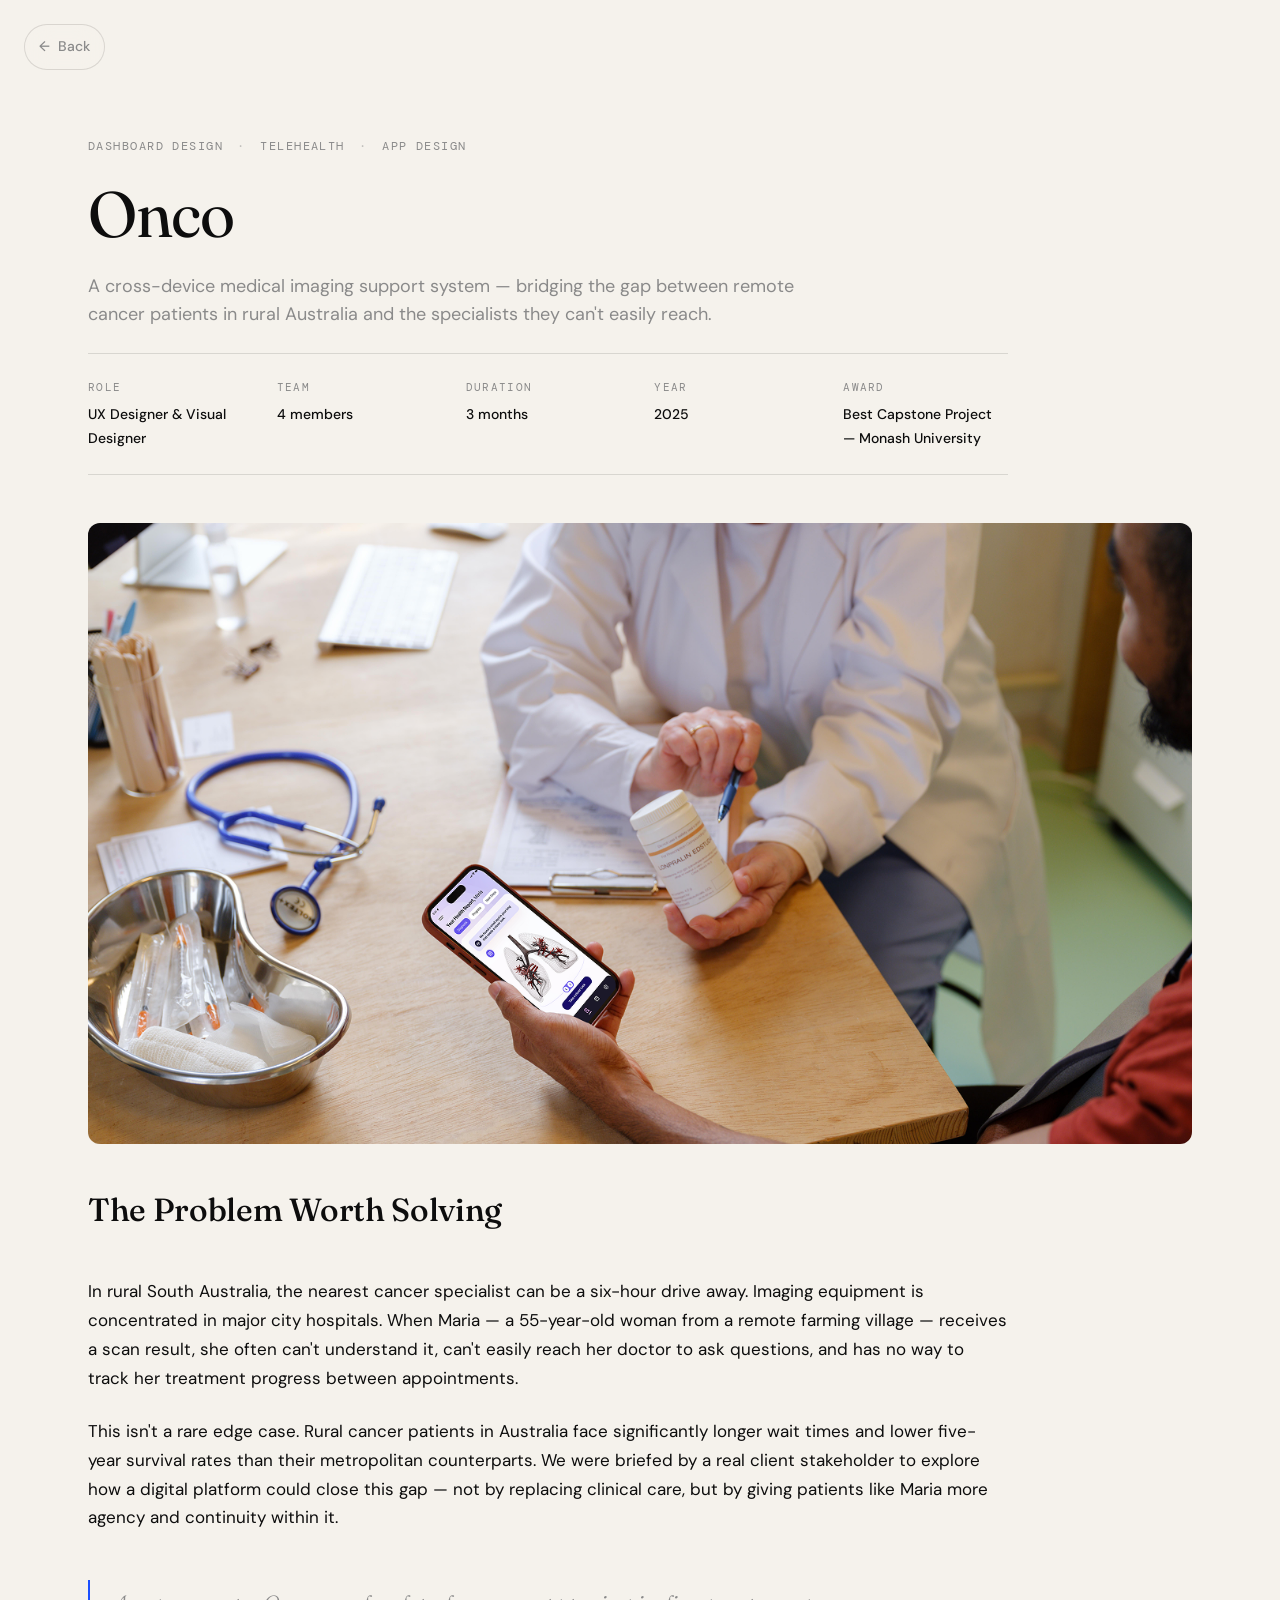
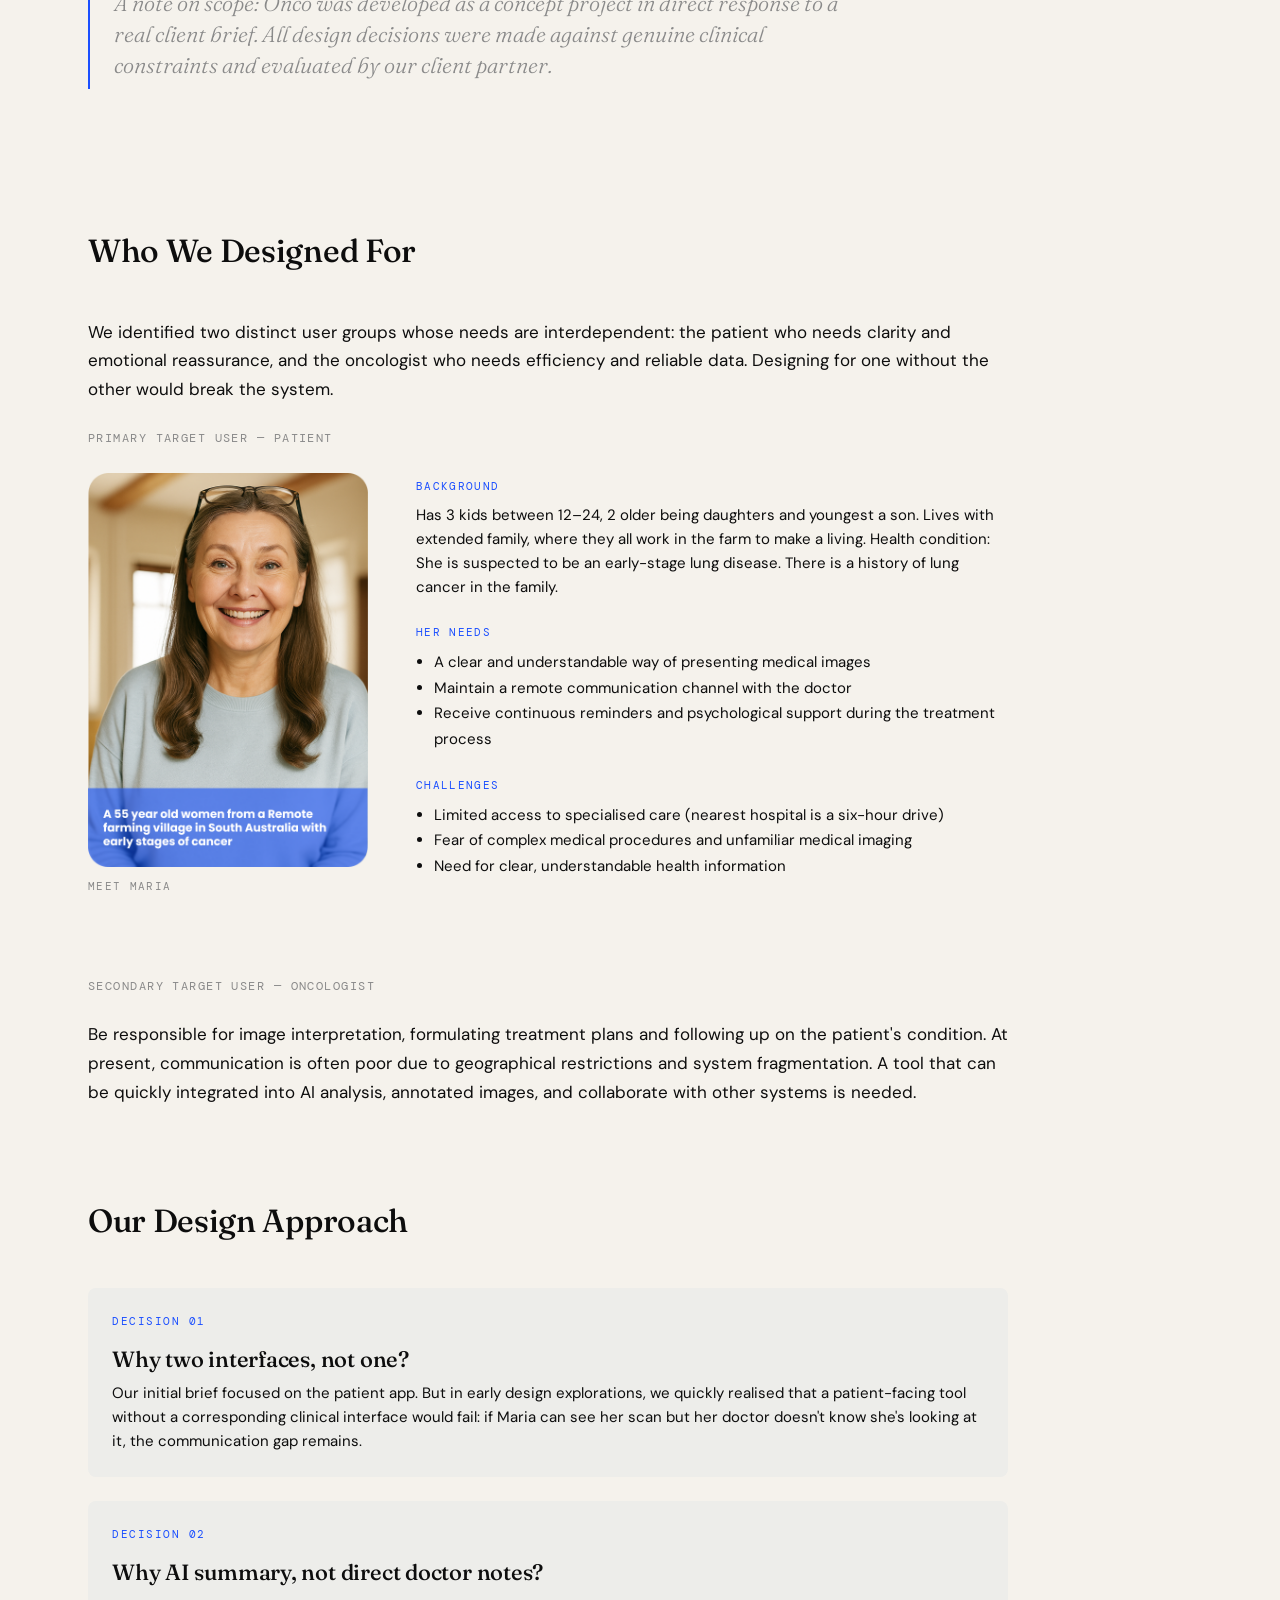
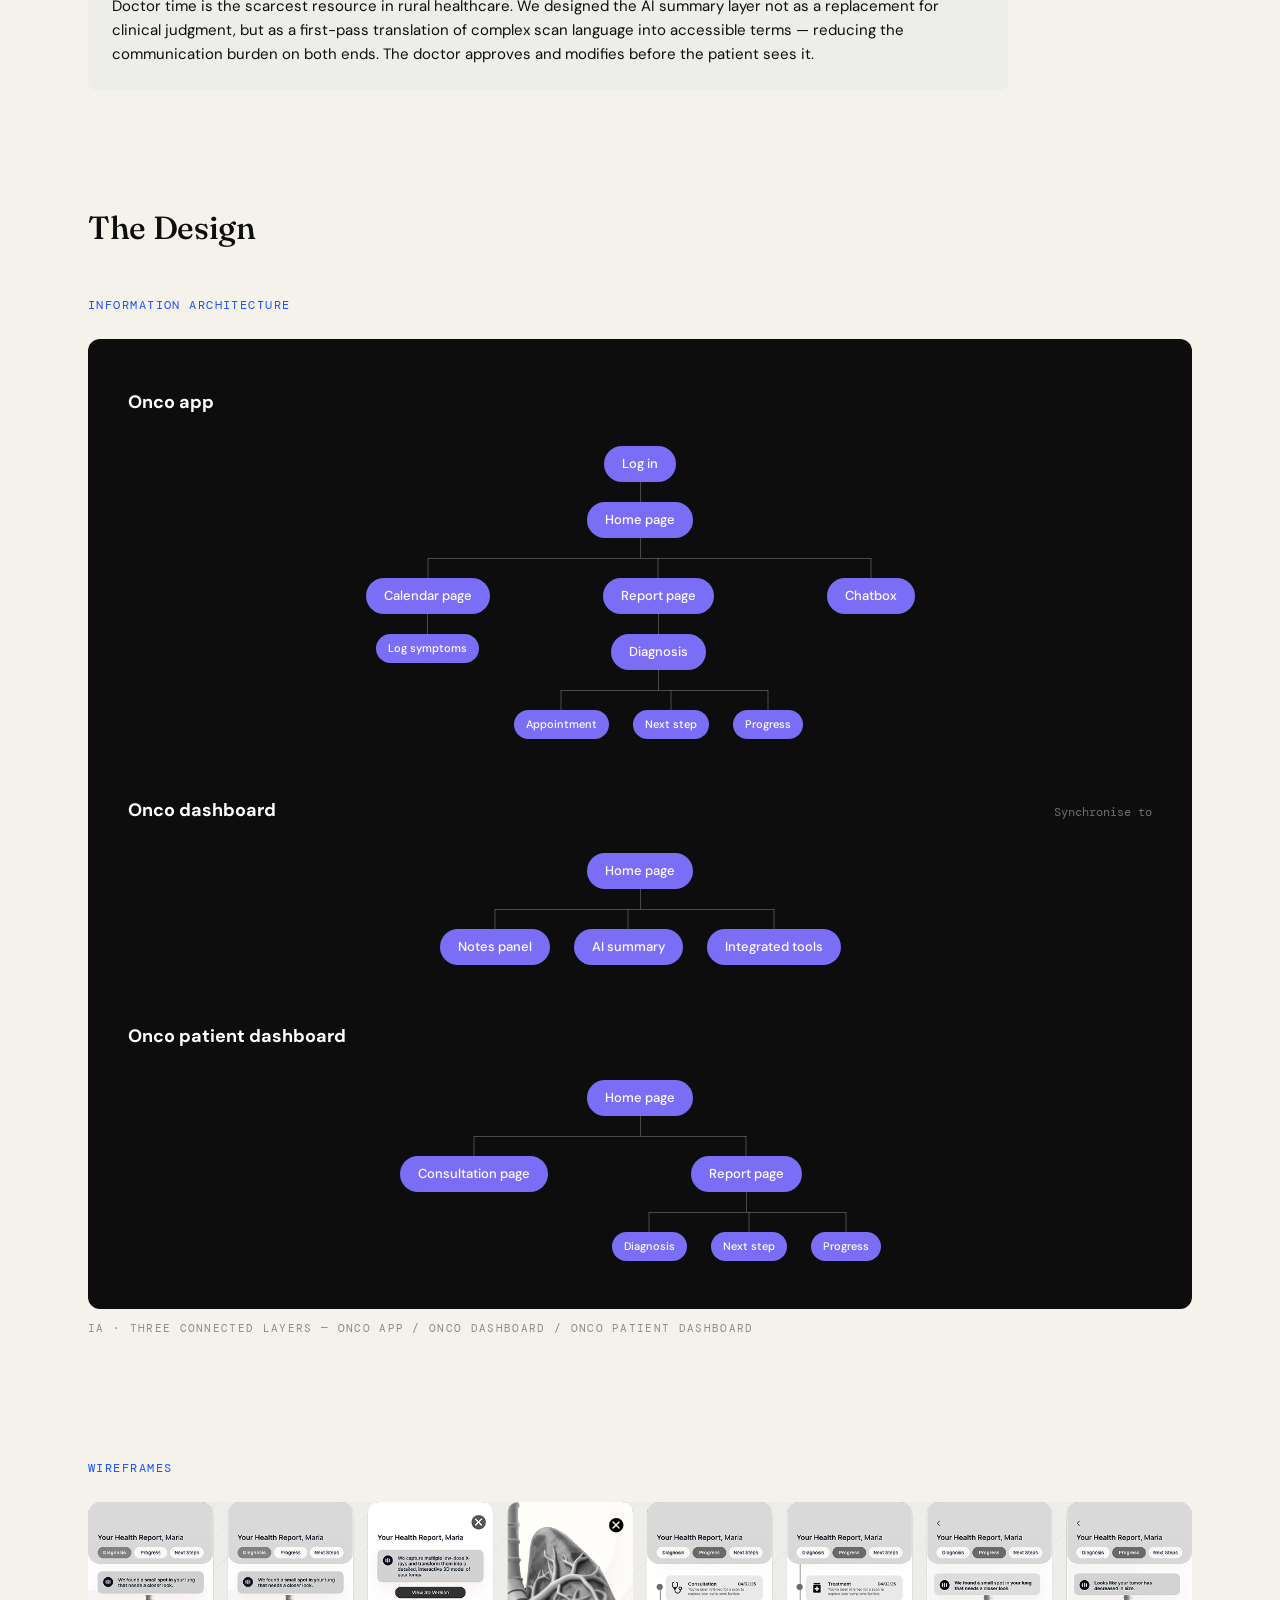
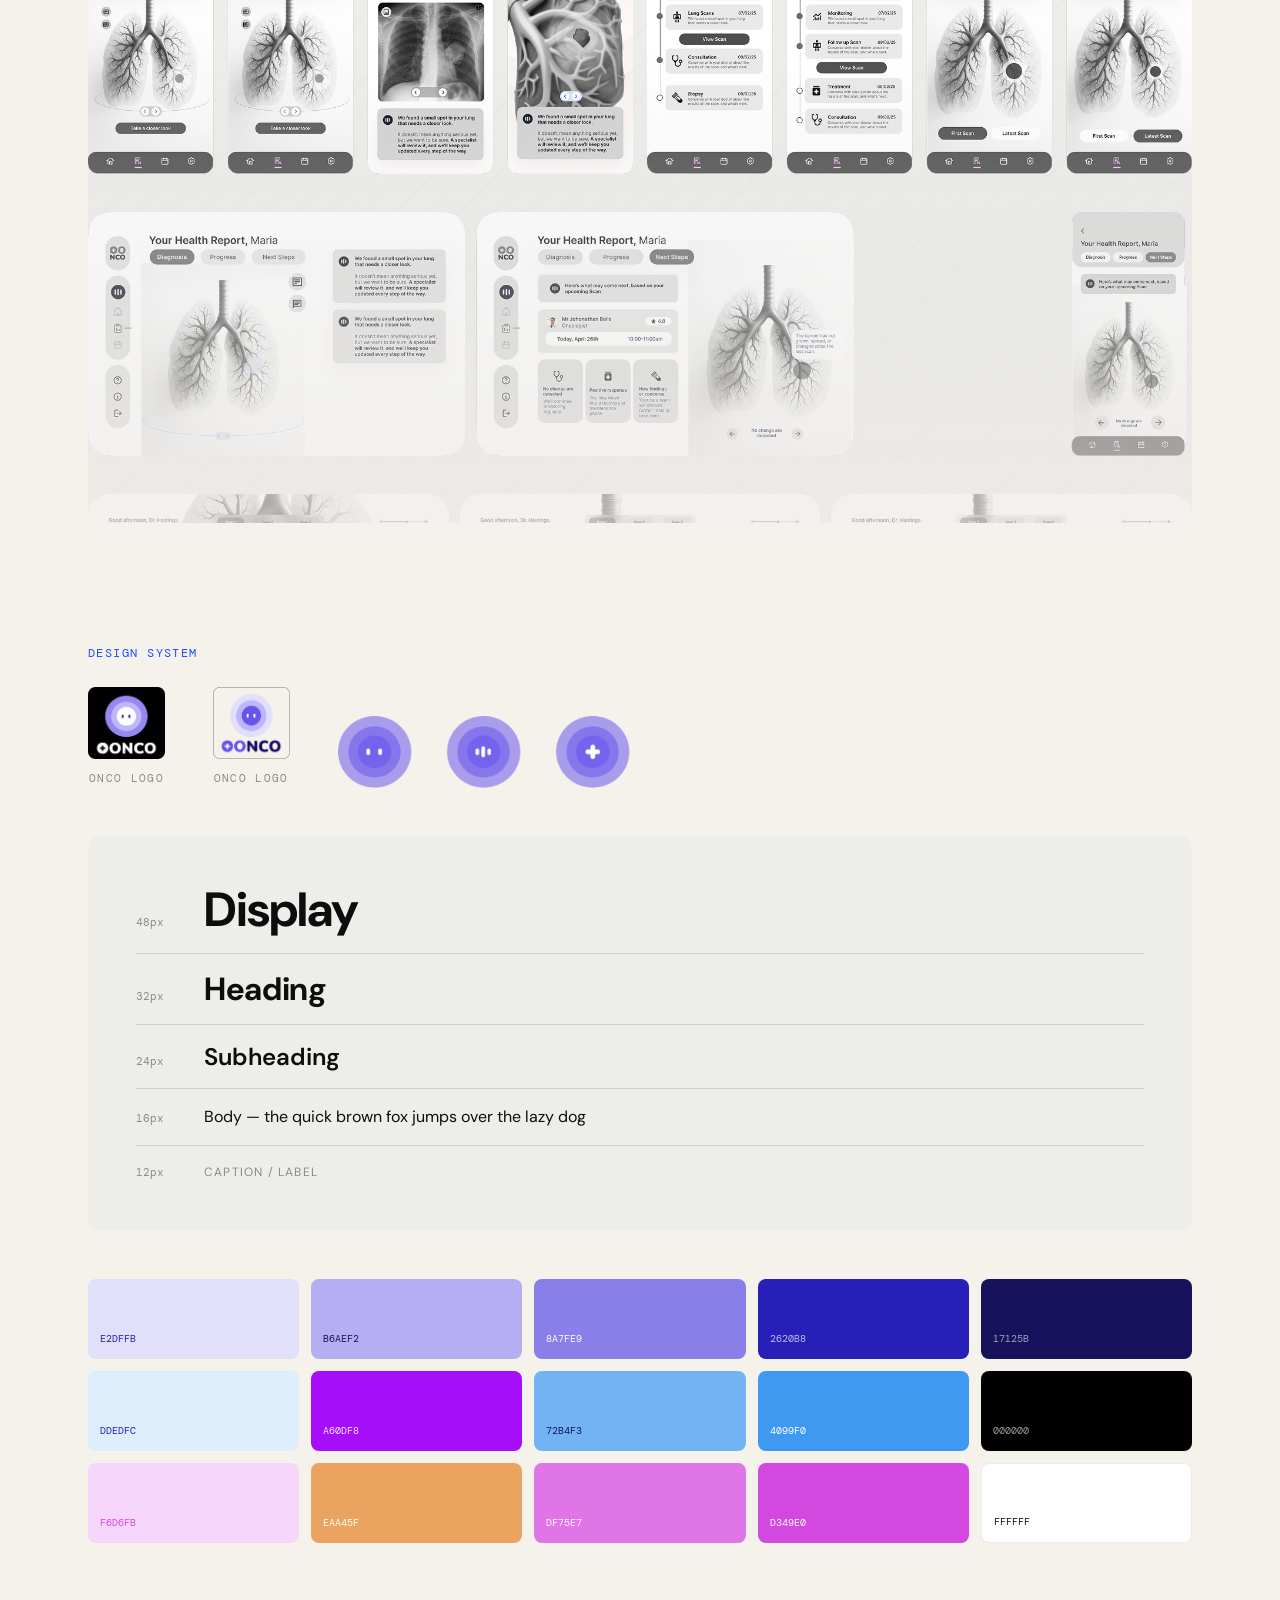
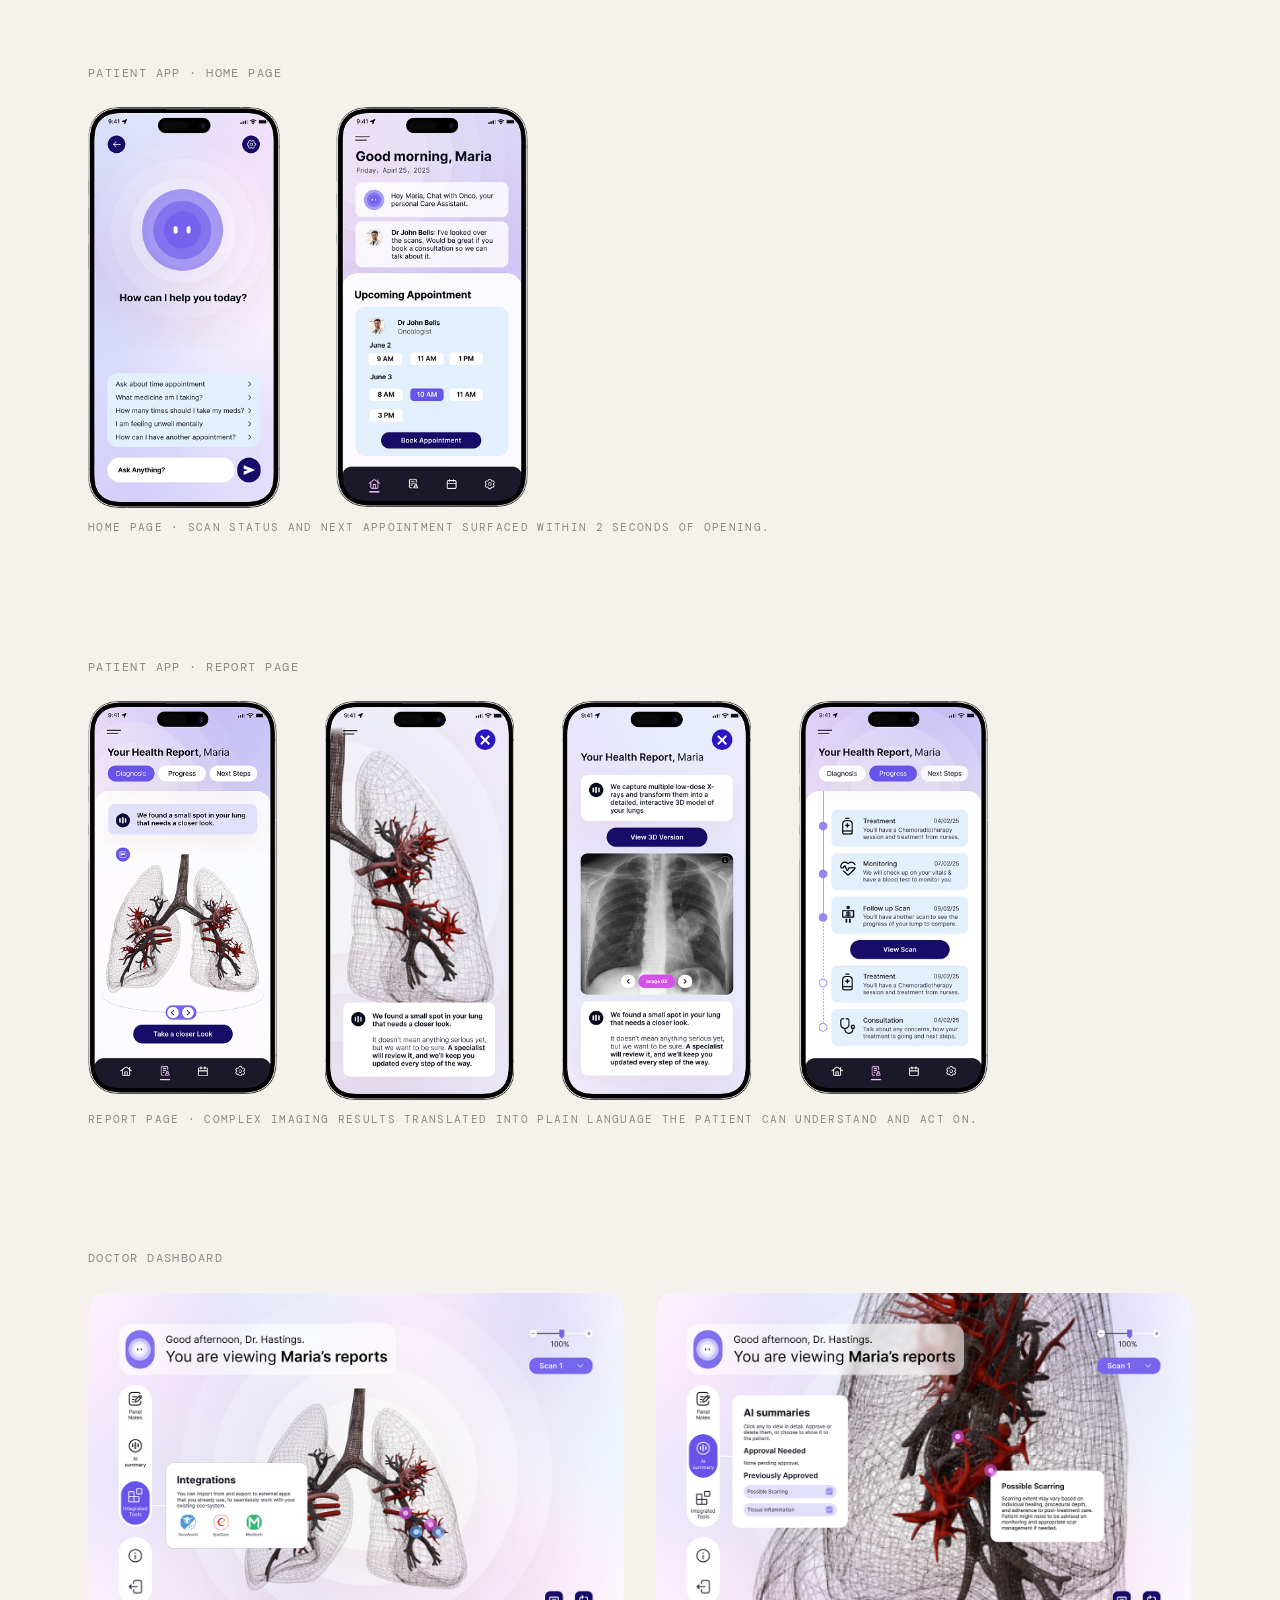
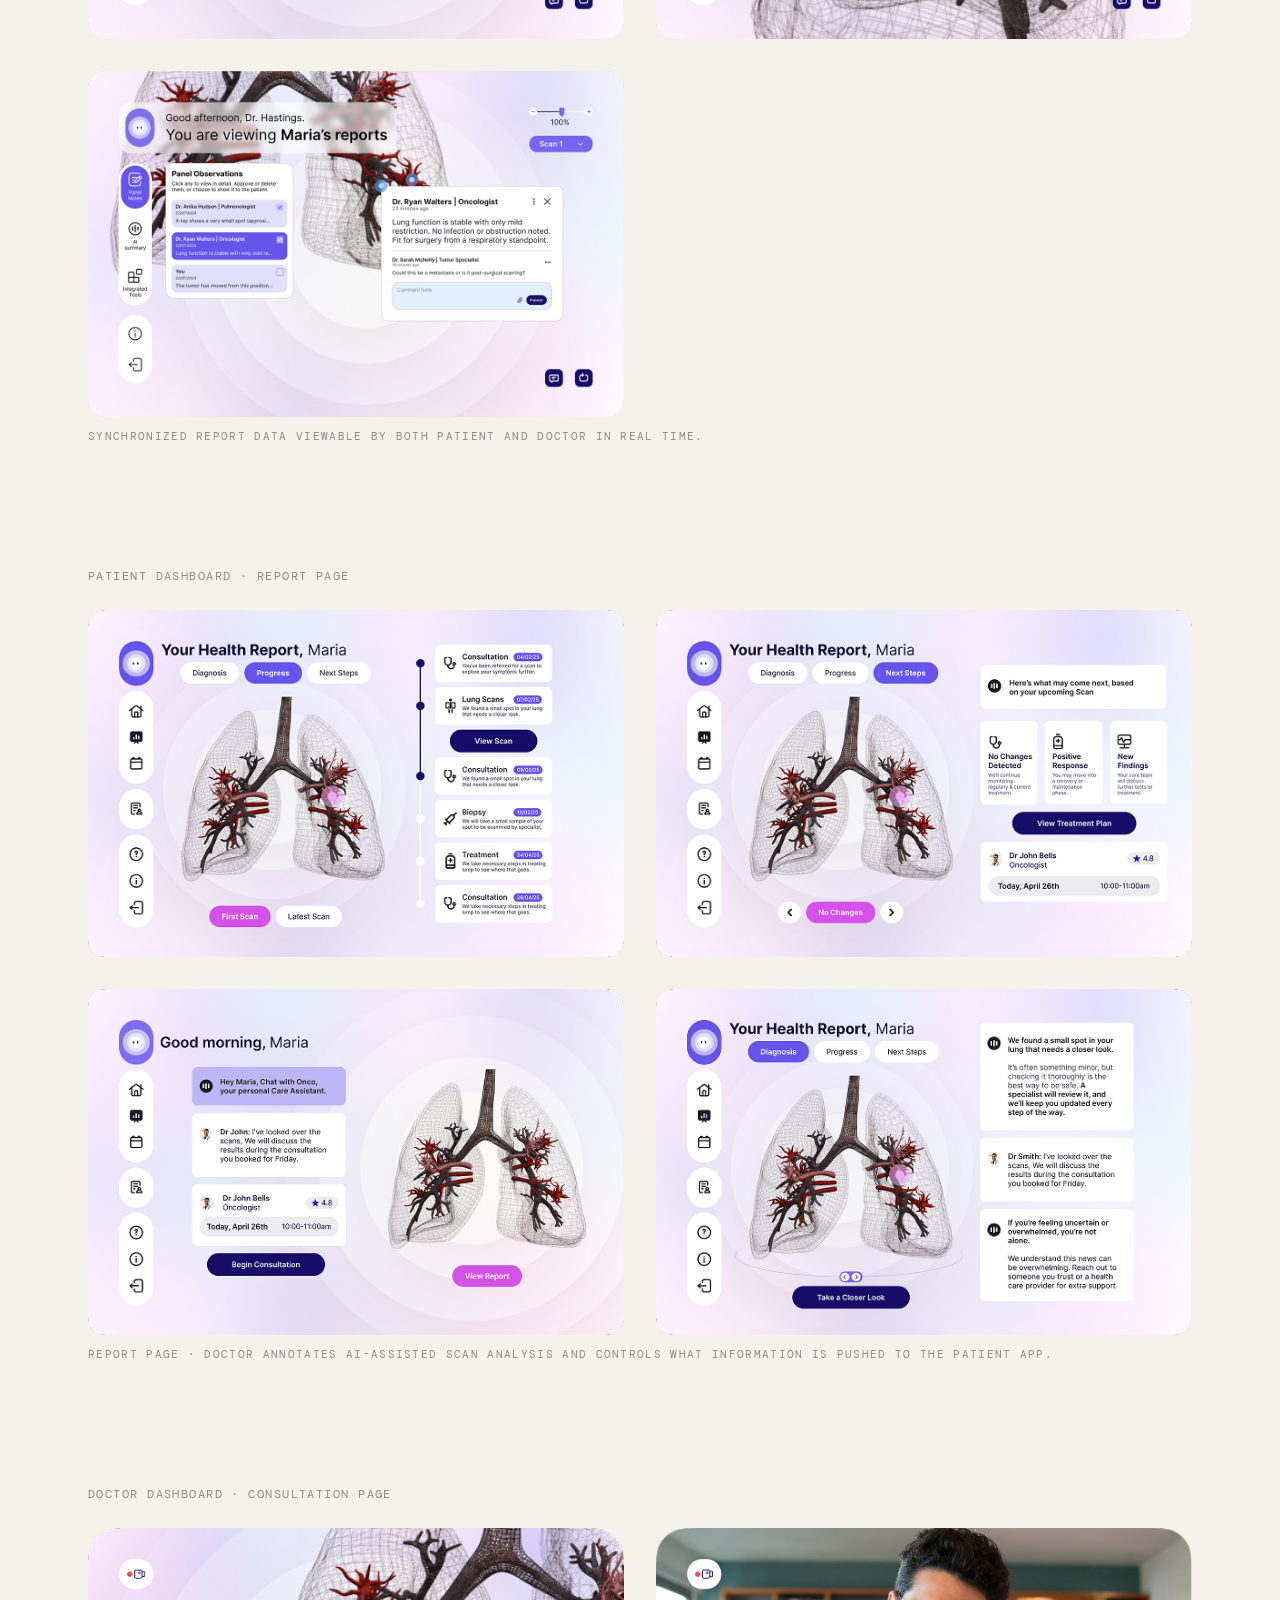
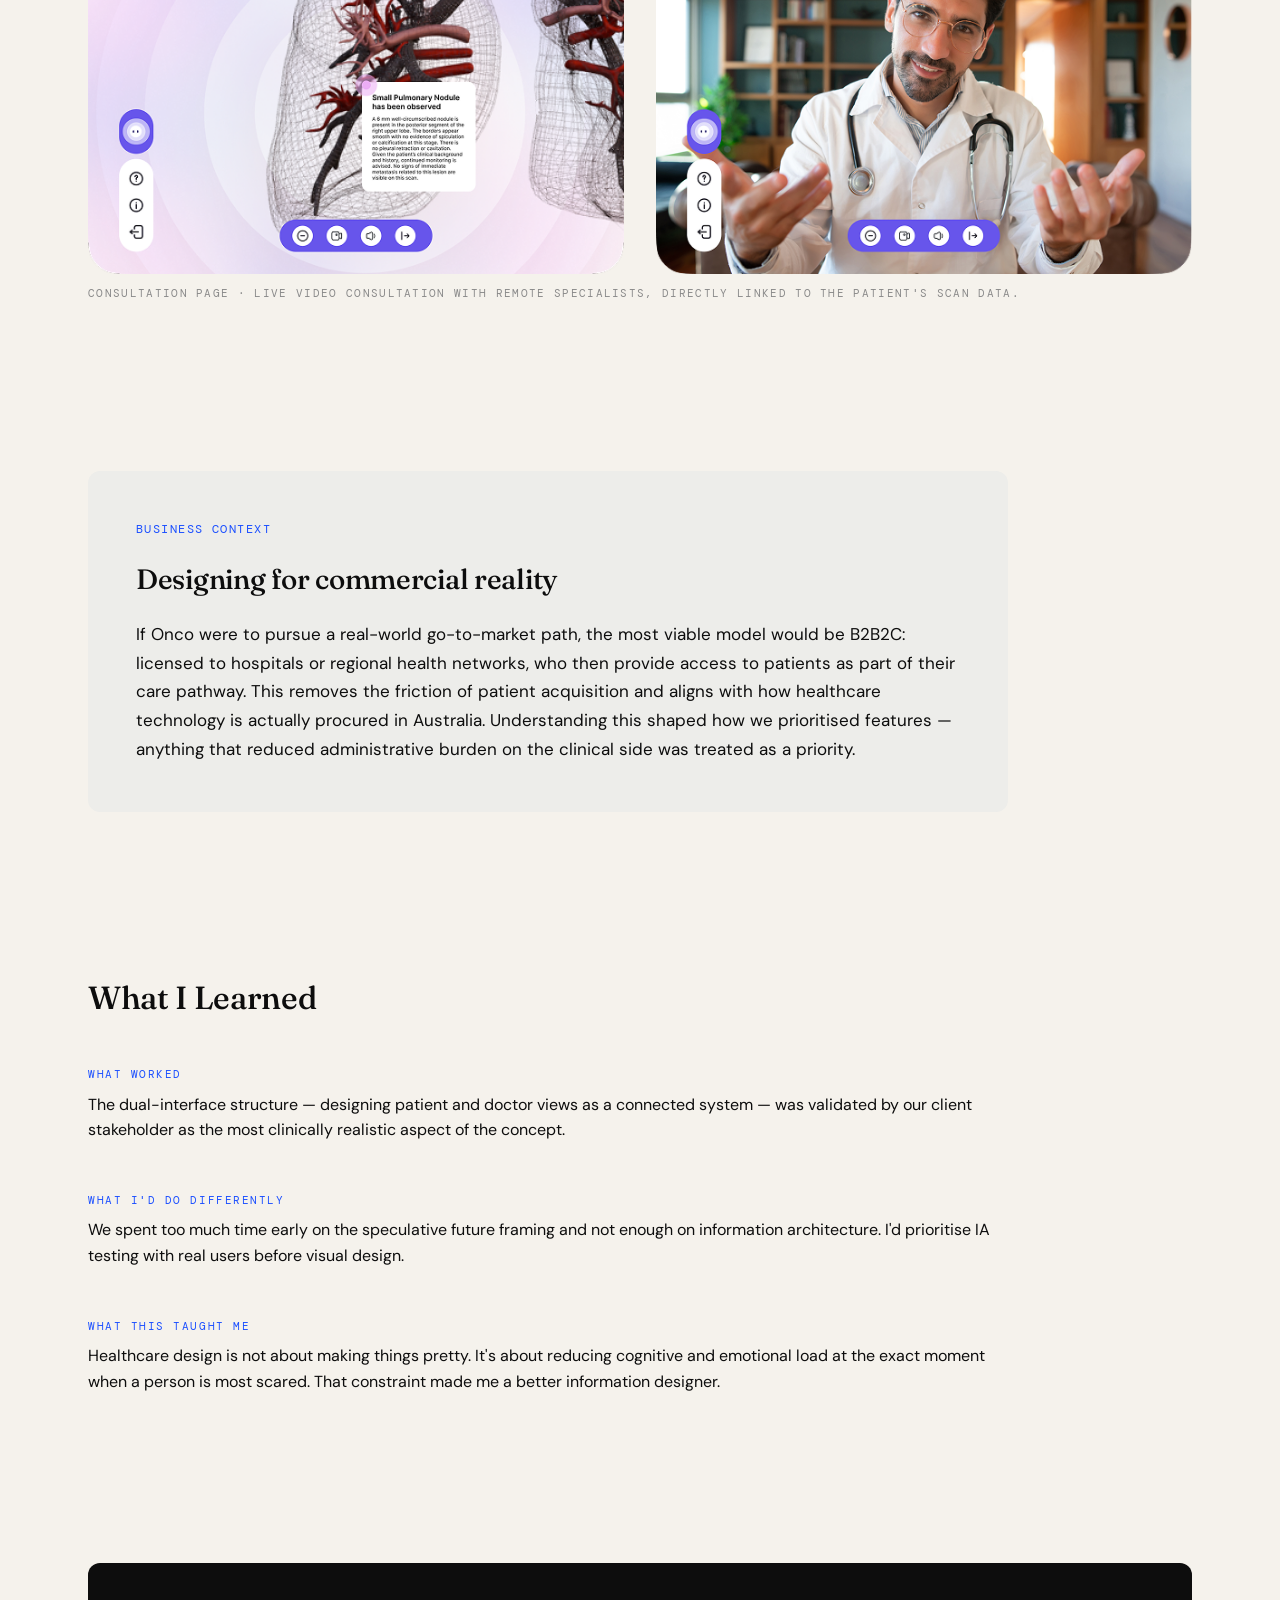
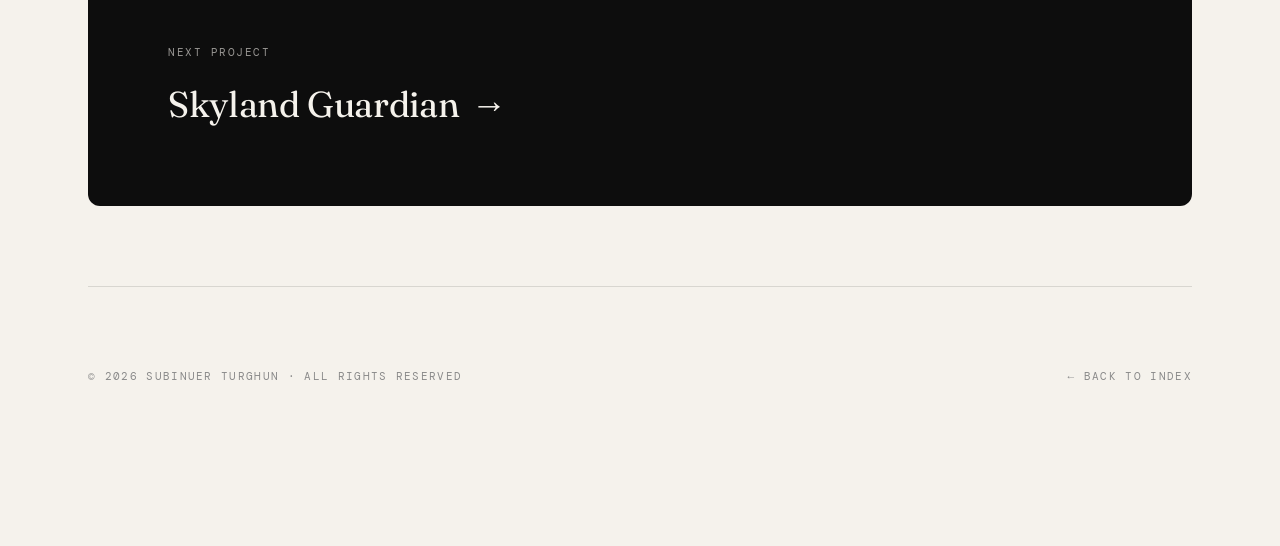
<file: onco.html>
<!DOCTYPE html>
<html lang="en">
<head>
<meta charset="UTF-8" />
<meta name="viewport" content="width=device-width, initial-scale=1.0" />
<title>Onco — Case Study · Subinuer</title>

<link rel="preconnect" href="https://fonts.googleapis.com" />
<link rel="preconnect" href="https://fonts.gstatic.com" crossorigin />
<link href="https://fonts.googleapis.com/css2?family=Fraunces:ital,opsz,wght@0,9..144,300..700;1,9..144,300..400&family=DM+Sans:wght@400;500;700&family=DM+Mono:wght@400;500&display=swap" rel="stylesheet" />

<link rel="stylesheet" href="styles/case-study.css" />
  <link rel="icon" type="image/png" href="favicon/favicon-96x96.png" sizes="96x96" />
  <link rel="icon" type="image/svg+xml" href="favicon/favicon.svg" />
  <link rel="shortcut icon" href="favicon/favicon.ico" />
  <link rel="apple-touch-icon" sizes="180x180" href="favicon/apple-touch-icon.png" />
  <link rel="manifest" href="favicon/site.webmanifest" />
</head>

<body class="case-study">

<!-- Fixed back link -->
<a class="cs-back" href="Webfolio.html#work">
  <span class="arrow">←</span> Back
</a>

<main class="cs">

  <!-- HEADER -->
  <header class="cs__header">
    <div class="cs__tags">
      Dashboard Design <span class="sep">·</span>
      Telehealth <span class="sep">·</span>
      App Design
    </div>
    <h1 class="cs__title">Onco</h1>
    <p class="cs__subtitle">
      A cross-device medical imaging support system — bridging the gap between
      remote cancer patients in rural Australia and the specialists they can't
      easily reach.
    </p>

    <!-- META BAR -->
    <div class="cs__meta">
      <div class="cs__meta-cell">
        <span class="lbl">Role</span>
        <span class="val">UX Designer & Visual Designer</span>
      </div>
      <div class="cs__meta-cell">
        <span class="lbl">Team</span>
        <span class="val">4 members</span>
      </div>
      <div class="cs__meta-cell">
        <span class="lbl">Duration</span>
        <span class="val">3 months</span>
      </div>
      <div class="cs__meta-cell">
        <span class="lbl">Year</span>
        <span class="val">2025</span>
      </div>
      <div class="cs__meta-cell">
        <span class="lbl">Award</span>
        <span class="val">Best Capstone Project — Monash University</span>
      </div>
    </div>
  </header>

  <!-- HERO IMAGE -->
  <div class="cs__hero-img">
    <img src="assets/Onco-heroimage.png" alt="Onco hero image" />
  </div>

  <!-- SECTION 1 — Problem -->
  <section class="cs__section">
    <h2 class="cs__h2">The Problem Worth Solving</h2>
    <p class="cs__p">
      In rural South Australia, the nearest cancer specialist can be a six-hour
      drive away. Imaging equipment is concentrated in major city hospitals.
      When Maria — a 55-year-old woman from a remote farming village — receives
      a scan result, she often can't understand it, can't easily reach her doctor
      to ask questions, and has no way to track her treatment progress between
      appointments.
    </p>
    <p class="cs__p">
      This isn't a rare edge case. Rural cancer patients in Australia face
      significantly longer wait times and lower five-year survival rates than
      their metropolitan counterparts. We were briefed by a real client
      stakeholder to explore how a digital platform could close this gap — not
      by replacing clinical care, but by giving patients like Maria more agency
      and continuity within it.
    </p>

    <blockquote class="cs__quote">
      A note on scope: Onco was developed as a concept project in direct
      response to a real client brief. All design decisions were made against
      genuine clinical constraints and evaluated by our client partner.
    </blockquote>
  </section>

  <!-- SECTION 2 — Who -->
  <section class="cs__section">
    <h2 class="cs__h2">Who We Designed For</h2>
    <p class="cs__p">
      We identified two distinct user groups whose needs are interdependent: the
      patient who needs clarity and emotional reassurance, and the oncologist
      who needs efficiency and reliable data. Designing for one without the
      other would break the system.
    </p>

    <!-- Primary Persona — Maria -->
    <div class="cs__section-eyebrow" style="color: var(--color-secondary); margin-bottom: var(--space-md);">Primary Target User — Patient</div>
    <div class="persona-grid" style="display: grid; grid-template-columns: 280px 1fr; gap: var(--space-lg); align-items: start;">
      <div>
        <img src="assets/patient persona.png" alt="Patient Persona — Maria" style="width: 100%; border-radius: var(--radius-img); display: block; margin-bottom: 10px;" />
        <div style="font-family: var(--font-mono); font-size: 11px; letter-spacing: 0.12em; text-transform: uppercase; color: var(--color-secondary);">Meet Maria</div>
      </div>
      <div style="padding-top: 4px;">
        <div style="margin-bottom: var(--space-md);">
          <div style="font-family: var(--font-mono); font-size: 11px; letter-spacing: 0.12em; text-transform: uppercase; color: var(--color-accent); margin-bottom: 8px;">Background</div>
          <p style="font-size: 15px; line-height: 1.6; color: var(--color-text);">Has 3 kids between 12–24, 2 older being daughters and youngest a son. Lives with extended family, where they all work in the farm to make a living. Health condition: She is suspected to be an early-stage lung disease. There is a history of lung cancer in the family.</p>
        </div>
        <div style="margin-bottom: var(--space-md);">
          <div style="font-family: var(--font-mono); font-size: 11px; letter-spacing: 0.12em; text-transform: uppercase; color: var(--color-accent); margin-bottom: 8px;">Her Needs</div>
          <ul style="font-size: 15px; line-height: 1.7; color: var(--color-text); padding-left: 18px;">
            <li>A clear and understandable way of presenting medical images</li>
            <li>Maintain a remote communication channel with the doctor</li>
            <li>Receive continuous reminders and psychological support during the treatment process</li>
          </ul>
        </div>
        <div>
          <div style="font-family: var(--font-mono); font-size: 11px; letter-spacing: 0.12em; text-transform: uppercase; color: var(--color-accent); margin-bottom: 8px;">Challenges</div>
          <ul style="font-size: 15px; line-height: 1.7; color: var(--color-text); padding-left: 18px;">
            <li>Limited access to specialised care (nearest hospital is a six-hour drive)</li>
            <li>Fear of complex medical procedures and unfamiliar medical imaging</li>
            <li>Need for clear, understandable health information</li>
          </ul>
        </div>
      </div>
    </div>

    <!-- Secondary Persona — Oncologist -->
    <div class="cs__section-eyebrow" style="color: var(--color-secondary); margin-top: var(--space-xl); margin-bottom: var(--space-md);">Secondary Target User — Oncologist</div>
    <p class="cs__p">
      Be responsible for image interpretation, formulating treatment plans and following up on the patient's condition.
      At present, communication is often poor due to geographical restrictions and system fragmentation.
      A tool that can be quickly integrated into AI analysis, annotated images, and collaborate with other systems is needed.
    </p>
  </section>

  <!-- SECTION 3 — Approach -->
  <section class="cs__section">
    <h2 class="cs__h2">Our Design Approach</h2>

    <div class="cs__note">
      <div class="cs__note-label">Decision 01</div>
      <div class="cs__note-title">Why two interfaces, not one?</div>
      <div class="cs__note-body">
        Our initial brief focused on the patient app. But in early design
        explorations, we quickly realised that a patient-facing tool without a
        corresponding clinical interface would fail: if Maria can see her scan
        but her doctor doesn't know she's looking at it, the communication gap
        remains.
      </div>
    </div>

    <div class="cs__note">
      <div class="cs__note-label">Decision 02</div>
      <div class="cs__note-title">Why AI summary, not direct doctor notes?</div>
      <div class="cs__note-body">
        Doctor time is the scarcest resource in rural healthcare. We designed
        the AI summary layer not as a replacement for clinical judgment, but as
        a first-pass translation of complex scan language into accessible terms
        — reducing the communication burden on both ends. The doctor approves
        and modifies before the patient sees it.
      </div>
    </div>
  </section>

  <!-- SECTION 4 — The Design -->
  <section class="cs__section cs__section--wide">
    <h2 class="cs__h2">The Design</h2>

    <!-- IA — coded diagram -->
    <div class="cs__section-eyebrow" style="margin-top: var(--space-lg);">Information Architecture</div>
    <div class="ia-tree-wrap">

      <!-- ONCO APP -->
      <div class="ia-tree-section">
        <div class="ia-tree-header">
          <div class="ia-tree-title">Onco app</div>
        </div>
        <div class="ia-col">
          <div class="ia-node">Log in</div>
          <div class="ia-vline"></div>
          <div class="ia-node">Home page</div>
          <div class="ia-vline"></div>
          <div class="ia-children">
            <div class="ia-child">
              <div class="ia-node">Calendar page</div>
              <div class="ia-vline"></div>
              <div class="ia-node ia-node--sm">Log symptoms</div>
            </div>
            <div class="ia-child">
              <div class="ia-node">Report page</div>
              <div class="ia-vline"></div>
              <div class="ia-node">Diagnosis</div>
              <div class="ia-vline"></div>
              <div class="ia-children">
                <div class="ia-child"><div class="ia-node ia-node--sm">Appointment</div></div>
                <div class="ia-child"><div class="ia-node ia-node--sm">Next step</div></div>
                <div class="ia-child"><div class="ia-node ia-node--sm">Progress</div></div>
              </div>
            </div>
            <div class="ia-child">
              <div class="ia-node">Chatbox</div>
            </div>
          </div>
        </div>
      </div>

      <!-- ONCO DASHBOARD -->
      <div class="ia-tree-section">
        <div class="ia-tree-header">
          <div class="ia-tree-title">Onco dashboard</div>
          <div class="ia-tree-note">Synchronise to</div>
        </div>
        <div class="ia-col">
          <div class="ia-node">Home page</div>
          <div class="ia-vline"></div>
          <div class="ia-children">
            <div class="ia-child"><div class="ia-node">Notes panel</div></div>
            <div class="ia-child"><div class="ia-node">AI summary</div></div>
            <div class="ia-child"><div class="ia-node">Integrated tools</div></div>
          </div>
        </div>
      </div>

      <!-- ONCO PATIENT DASHBOARD -->
      <div class="ia-tree-section">
        <div class="ia-tree-header">
          <div class="ia-tree-title">Onco patient dashboard</div>
        </div>
        <div class="ia-col">
          <div class="ia-node">Home page</div>
          <div class="ia-vline"></div>
          <div class="ia-children ia-children--lg">
            <div class="ia-child">
              <div class="ia-node">Consultation page</div>
            </div>
            <div class="ia-child">
              <div class="ia-node">Report page</div>
              <div class="ia-vline"></div>
              <div class="ia-children">
                <div class="ia-child"><div class="ia-node ia-node--sm">Diagnosis</div></div>
                <div class="ia-child"><div class="ia-node ia-node--sm">Next step</div></div>
                <div class="ia-child"><div class="ia-node ia-node--sm">Progress</div></div>
              </div>
            </div>
          </div>
        </div>
      </div>

    </div>
    <div class="cs__img-caption">IA · Three connected layers — Onco App / Onco Dashboard / Onco Patient Dashboard</div>

    <!-- Wireframes -->
    <div class="cs__section-eyebrow" style="margin-top: var(--space-2xl);">Wireframes</div>
    <div class="cs__img">
      <img src="assets/onco-wireframes.png" alt="Onco wireframes" />
    </div>

    <!-- Design System — coded -->
    <div class="cs__section-eyebrow" style="margin-top: var(--space-2xl);">Design System</div>

    <!-- Logos & icon row -->
    <div style="display: flex; gap: var(--space-lg); align-items: flex-end; flex-wrap: wrap; margin-top: var(--space-md);">
      <div style="display: flex; flex-direction: column; align-items: center; gap: 10px;">
        <img src="assets/design system onco logo dark.png" alt="Onco Logo Dark" style="height: 72px; width: auto; display: block;" />
        <span style="font-family: var(--font-mono); font-size: 11px; letter-spacing: 0.12em; text-transform: uppercase; color: var(--color-secondary);">Onco Logo</span>
      </div>
      <div style="display: flex; flex-direction: column; align-items: center; gap: 10px;">
        <img src="assets/design system onco logo.png" alt="Onco Logo" style="height: 72px; width: auto; display: block;" />
        <span style="font-family: var(--font-mono); font-size: 11px; letter-spacing: 0.12em; text-transform: uppercase; color: var(--color-secondary);">Onco Logo</span>
      </div>
      <img src="assets/onco design system.png" alt="Onco icon set" style="height: 72px; width: auto; display: block;" />
    </div>

    <!-- Typography scale -->
    <div style="background: var(--color-surface); border-radius: var(--radius-img); padding: var(--space-lg); margin-top: var(--space-lg);">
      <div style="display: flex; flex-direction: column; gap: 0;">
        <div style="display: flex; align-items: baseline; gap: 20px; border-bottom: 1px solid var(--color-border); padding-bottom: 16px; margin-bottom: 16px;">
          <span style="font-family: var(--font-mono); font-size: 11px; color: var(--color-secondary); width: 48px; flex-shrink: 0;">48px</span>
          <span style="font-size: 48px; font-weight: 700; line-height: 1.1; letter-spacing: -0.02em;">Display</span>
        </div>
        <div style="display: flex; align-items: baseline; gap: 20px; border-bottom: 1px solid var(--color-border); padding-bottom: 16px; margin-bottom: 16px;">
          <span style="font-family: var(--font-mono); font-size: 11px; color: var(--color-secondary); width: 48px; flex-shrink: 0;">32px</span>
          <span style="font-size: 32px; font-weight: 700; line-height: 1.2; letter-spacing: -0.01em;">Heading</span>
        </div>
        <div style="display: flex; align-items: baseline; gap: 20px; border-bottom: 1px solid var(--color-border); padding-bottom: 16px; margin-bottom: 16px;">
          <span style="font-family: var(--font-mono); font-size: 11px; color: var(--color-secondary); width: 48px; flex-shrink: 0;">24px</span>
          <span style="font-size: 24px; font-weight: 600; line-height: 1.3;">Subheading</span>
        </div>
        <div style="display: flex; align-items: baseline; gap: 20px; border-bottom: 1px solid var(--color-border); padding-bottom: 16px; margin-bottom: 16px;">
          <span style="font-family: var(--font-mono); font-size: 11px; color: var(--color-secondary); width: 48px; flex-shrink: 0;">16px</span>
          <span style="font-size: 16px; line-height: 1.5;">Body — the quick brown fox jumps over the lazy dog</span>
        </div>
        <div style="display: flex; align-items: baseline; gap: 20px;">
          <span style="font-family: var(--font-mono); font-size: 11px; color: var(--color-secondary); width: 48px; flex-shrink: 0;">12px</span>
          <span style="font-size: 12px; letter-spacing: 0.1em; text-transform: uppercase; color: var(--color-secondary);">Caption / Label</span>
        </div>
      </div>
    </div>

    <!-- Colour palette -->
    <div style="margin-top: var(--space-lg); display: flex; flex-direction: column; gap: 12px;">
      <div style="display: grid; grid-template-columns: repeat(5, 1fr); gap: 12px;">
        <div style="background:#E2DFFB; border-radius:8px; padding:20px 12px 12px; min-height:80px; display:flex; flex-direction:column; justify-content:flex-end;"><span style="font-family:var(--font-mono); font-size:10px; color:#2620B8;">E2DFFB</span></div>
        <div style="background:#B6AEF2; border-radius:8px; padding:20px 12px 12px; min-height:80px; display:flex; flex-direction:column; justify-content:flex-end;"><span style="font-family:var(--font-mono); font-size:10px; color:#17125B;">B6AEF2</span></div>
        <div style="background:#8A7FE9; border-radius:8px; padding:20px 12px 12px; min-height:80px; display:flex; flex-direction:column; justify-content:flex-end;"><span style="font-family:var(--font-mono); font-size:10px; color:#fff;">8A7FE9</span></div>
        <div style="background:#2620B8; border-radius:8px; padding:20px 12px 12px; min-height:80px; display:flex; flex-direction:column; justify-content:flex-end;"><span style="font-family:var(--font-mono); font-size:10px; color:rgba(255,255,255,0.7);">2620B8</span></div>
        <div style="background:#17125B; border-radius:8px; padding:20px 12px 12px; min-height:80px; display:flex; flex-direction:column; justify-content:flex-end;"><span style="font-family:var(--font-mono); font-size:10px; color:rgba(255,255,255,0.6);">17125B</span></div>
      </div>
      <div style="display: grid; grid-template-columns: repeat(5, 1fr); gap: 12px;">
        <div style="background:#DDEDFC; border-radius:8px; padding:20px 12px 12px; min-height:80px; display:flex; flex-direction:column; justify-content:flex-end;"><span style="font-family:var(--font-mono); font-size:10px; color:#2620B8;">DDEDFC</span></div>
        <div style="background:#A60DF8; border-radius:8px; padding:20px 12px 12px; min-height:80px; display:flex; flex-direction:column; justify-content:flex-end;"><span style="font-family:var(--font-mono); font-size:10px; color:rgba(255,255,255,0.9);">A60DF8</span></div>
        <div style="background:#72B4F3; border-radius:8px; padding:20px 12px 12px; min-height:80px; display:flex; flex-direction:column; justify-content:flex-end;"><span style="font-family:var(--font-mono); font-size:10px; color:#17125B;">72B4F3</span></div>
        <div style="background:#4099F0; border-radius:8px; padding:20px 12px 12px; min-height:80px; display:flex; flex-direction:column; justify-content:flex-end;"><span style="font-family:var(--font-mono); font-size:10px; color:#fff;">4099F0</span></div>
        <div style="background:#000000; border-radius:8px; padding:20px 12px 12px; min-height:80px; display:flex; flex-direction:column; justify-content:flex-end;"><span style="font-family:var(--font-mono); font-size:10px; color:rgba(255,255,255,0.6);">000000</span></div>
      </div>
      <div style="display: grid; grid-template-columns: repeat(5, 1fr); gap: 12px;">
        <div style="background:#F6D6FB; border-radius:8px; padding:20px 12px 12px; min-height:80px; display:flex; flex-direction:column; justify-content:flex-end;"><span style="font-family:var(--font-mono); font-size:10px; color:#D349E0;">F6D6FB</span></div>
        <div style="background:#EAA45F; border-radius:8px; padding:20px 12px 12px; min-height:80px; display:flex; flex-direction:column; justify-content:flex-end;"><span style="font-family:var(--font-mono); font-size:10px; color:#fff;">EAA45F</span></div>
        <div style="background:#DF75E7; border-radius:8px; padding:20px 12px 12px; min-height:80px; display:flex; flex-direction:column; justify-content:flex-end;"><span style="font-family:var(--font-mono); font-size:10px; color:#fff;">DF75E7</span></div>
        <div style="background:#D349E0; border-radius:8px; padding:20px 12px 12px; min-height:80px; display:flex; flex-direction:column; justify-content:flex-end;"><span style="font-family:var(--font-mono); font-size:10px; color:#fff;">D349E0</span></div>
        <div style="background:#FFFFFF; border-radius:8px; padding:20px 12px 12px; min-height:80px; display:flex; flex-direction:column; justify-content:flex-end; border:1px solid rgba(0,0,0,0.08);"><span style="font-family:var(--font-mono); font-size:10px; color:#0D0D0D;">FFFFFF</span></div>
      </div>
    </div>

    <!-- Patient App — Home -->
    <div class="cs__section-eyebrow" style="margin-top: var(--space-2xl); color: var(--color-secondary);">
      Patient App · Home Page
    </div>
    <div class="cs__img-grid cs__img-grid--2" style="max-width: 440px; gap: 56px;">
      <img src="assets/apphome01.png" alt="App Home 01" style="width: 100%; height: auto; display: block; border-radius: var(--radius-img);" />
      <img src="assets/apphome02.png" alt="App Home 02" style="width: 100%; height: auto; display: block; border-radius: var(--radius-img);" />
    </div>
    <div class="cs__img-caption">Home Page · Scan status and next appointment surfaced within 2 seconds of opening.</div>

    <!-- Patient App — Report -->
    <div class="cs__section-eyebrow" style="margin-top: var(--space-2xl); color: var(--color-secondary);">
      Patient App · Report Page
    </div>
    <div class="cs__img-grid cs__img-grid--4" style="max-width: 900px; gap: 48px;">
      <img src="assets/report01.png" alt="Report 01" style="width: 100%; height: auto; display: block; border-radius: var(--radius-img);" />
      <img src="assets/report02.png" alt="Report 02" style="width: 100%; height: auto; display: block; border-radius: var(--radius-img);" />
      <img src="assets/report03.png" alt="Report 03" style="width: 100%; height: auto; display: block; border-radius: var(--radius-img);" />
      <img src="assets/report04.png" alt="Report 04" style="width: 100%; height: auto; display: block; border-radius: var(--radius-img);" />
    </div>
    <div class="cs__img-caption">Report Page · Complex imaging results translated into plain language the patient can understand and act on.</div>

    <!-- Doctor Dashboard -->
    <div class="cs__section-eyebrow" style="margin-top: var(--space-2xl); color: var(--color-secondary);">
      Doctor Dashboard
    </div>
    <div class="cs__img-grid cs__img-grid--2" style="gap: 32px;">
      <img src="assets/doctor dashboard.png" alt="Doctor Dashboard" style="width: 100%; height: auto; display: block; border-radius: var(--radius-img);" />
      <img src="assets/doctor dashboard 1.png" alt="Doctor Dashboard 1" style="width: 100%; height: auto; display: block; border-radius: var(--radius-img);" />
      <img src="assets/doctor dashboard 2.png" alt="Doctor Dashboard 2" style="width: 100%; height: auto; display: block; border-radius: var(--radius-img);" />
    </div>
    <div class="cs__img-caption">Synchronized report data viewable by both patient and doctor in real time.</div>

    <!-- Patient Dashboard — Report -->
    <div class="cs__section-eyebrow" style="margin-top: var(--space-2xl); color: var(--color-secondary);">
      Patient Dashboard · Report Page
    </div>
    <div class="cs__img-grid cs__img-grid--2" style="gap: 32px;">
      <img src="assets/dashboard report01.png" alt="Dashboard Report 01" style="width: 100%; height: auto; display: block; border-radius: var(--radius-img);" />
      <img src="assets/dashboard report.png" alt="Dashboard Report" style="width: 100%; height: auto; display: block; border-radius: var(--radius-img);" />
      <img src="assets/dashboard report1.png" alt="Dashboard Report 1" style="width: 100%; height: auto; display: block; border-radius: var(--radius-img);" />
      <img src="assets/dashboard report2.png" alt="Dashboard Report 2" style="width: 100%; height: auto; display: block; border-radius: var(--radius-img);" />
    </div>
    <div class="cs__img-caption">Report Page · Doctor annotates AI-assisted scan analysis and controls what information is pushed to the patient app.</div>

    <!-- Doctor Dashboard — Consultation -->
    <div class="cs__section-eyebrow" style="margin-top: var(--space-2xl); color: var(--color-secondary);">
      Doctor Dashboard · Consultation Page
    </div>
    <div class="cs__img-grid cs__img-grid--2" style="gap: 32px;">
      <img src="assets/consultation01.png" alt="Consultation 01" style="width: 100%; height: auto; display: block; border-radius: var(--radius-img);" />
      <img src="assets/consultation02.png" alt="Consultation 02" style="width: 100%; height: auto; display: block; border-radius: var(--radius-img);" />
    </div>
    <div class="cs__img-caption">Consultation Page · Live video consultation with remote specialists, directly linked to the patient's scan data.</div>
  </section>

  <!-- SECTION 5 — Business Context -->
  <section class="cs__section cs__business">
    <div class="cs__section-eyebrow">Business Context</div>
    <h2 class="cs__h2" style="font-size: 28px;">Designing for commercial reality</h2>
    <p class="cs__p" style="margin-bottom: 0;">
      If Onco were to pursue a real-world go-to-market path, the most viable
      model would be B2B2C: licensed to hospitals or regional health networks,
      who then provide access to patients as part of their care pathway. This
      removes the friction of patient acquisition and aligns with how healthcare
      technology is actually procured in Australia. Understanding this shaped
      how we prioritised features — anything that reduced administrative burden
      on the clinical side was treated as a priority.
    </p>
  </section>

  <!-- SECTION 6 — What I Learned -->
  <section class="cs__section">
    <h2 class="cs__h2">What I Learned</h2>
    <div class="cs__learn">
      <div class="cs__learn-item">
        <span class="lbl">What worked</span>
        <div class="body">
          The dual-interface structure — designing patient and doctor views as
          a connected system — was validated by our client stakeholder as the
          most clinically realistic aspect of the concept.
        </div>
      </div>
      <div class="cs__learn-item">
        <span class="lbl">What I'd do differently</span>
        <div class="body">
          We spent too much time early on the speculative future framing and
          not enough on information architecture. I'd prioritise IA testing
          with real users before visual design.
        </div>
      </div>
      <div class="cs__learn-item">
        <span class="lbl">What this taught me</span>
        <div class="body">
          Healthcare design is not about making things pretty. It's about
          reducing cognitive and emotional load at the exact moment when a
          person is most scared. That constraint made me a better information
          designer.
        </div>
      </div>
    </div>
  </section>

  <!-- NEXT PROJECT -->
  <a class="cs__next" href="skyland.html">
    <div class="eyebrow">Next project</div>
    <div class="title">Skyland Guardian <span class="arrow">→</span></div>
  </a>

  <!-- FOOTER -->
  <footer class="cs__footer">
    <span>© 2026 Subinuer Turghun · All rights reserved</span>
    <a href="Webfolio.html" style="color: inherit; text-decoration: none;">← Back to index</a>
  </footer>

</main>

</body>
</html>
</file>
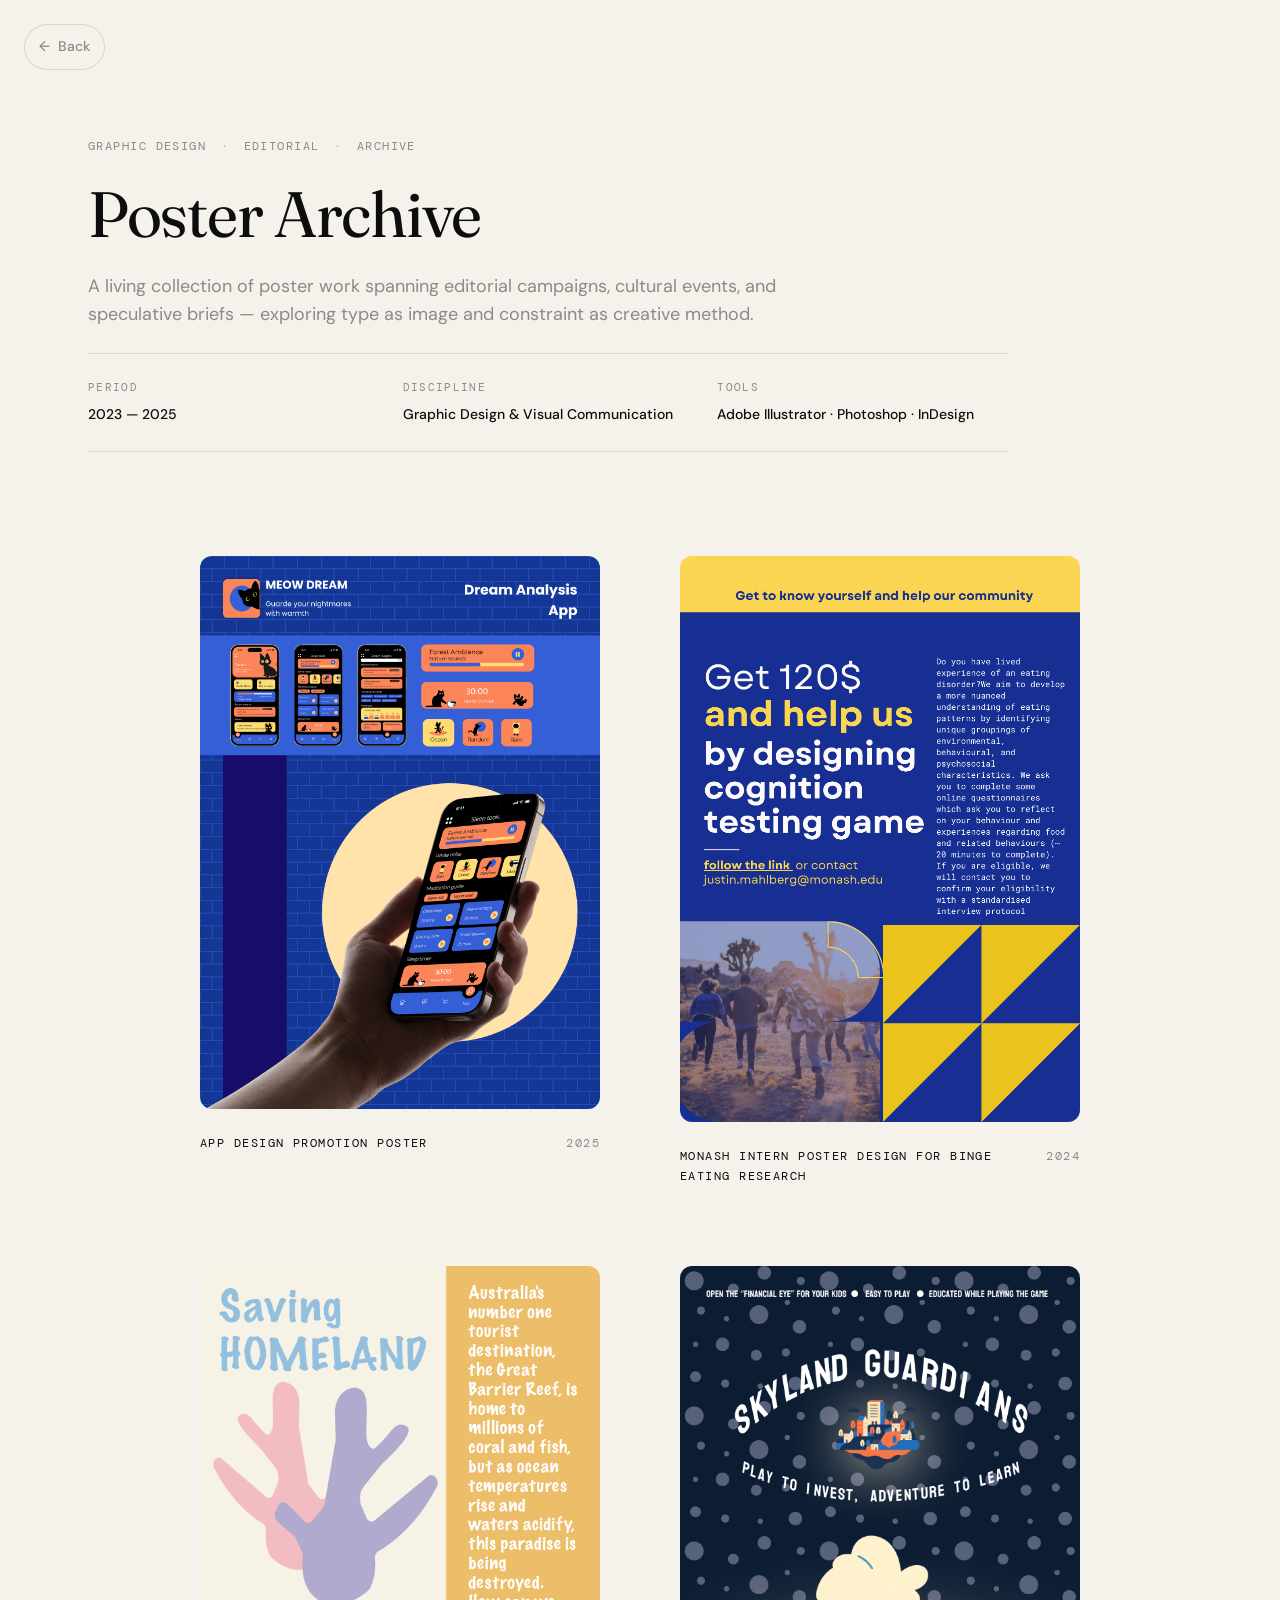
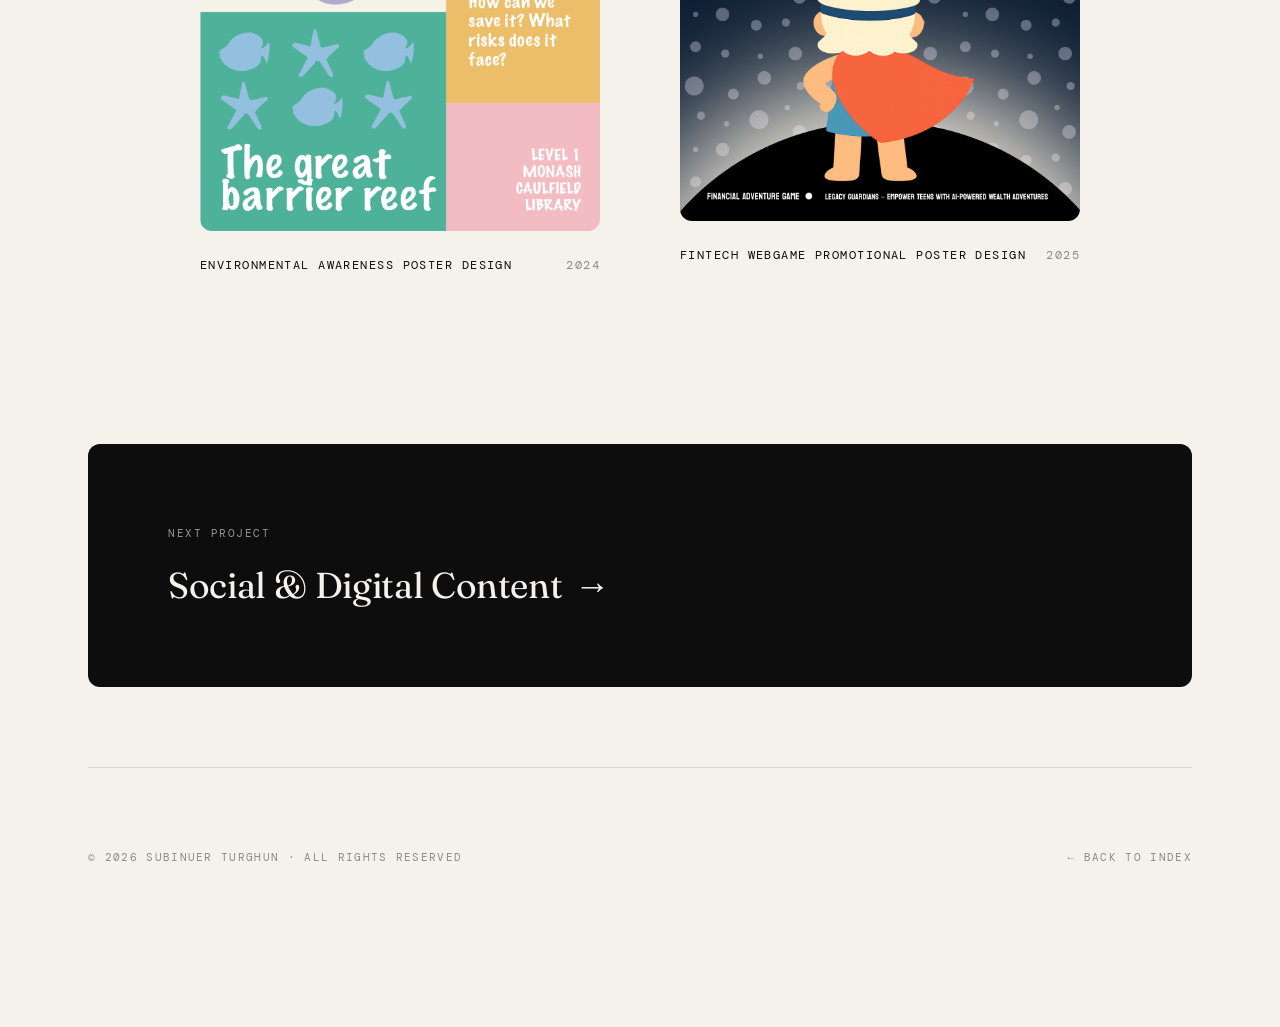
<file: posters.html>
<!DOCTYPE html>
<html lang="en">
<head>
<meta charset="UTF-8" />
<meta name="viewport" content="width=device-width, initial-scale=1.0" />
<title>Poster Archive — Subinuer</title>

<link rel="preconnect" href="https://fonts.googleapis.com" />
<link rel="preconnect" href="https://fonts.gstatic.com" crossorigin />
<link href="https://fonts.googleapis.com/css2?family=Fraunces:ital,opsz,wght@0,9..144,300..700;1,9..144,300..400&family=DM+Sans:wght@400;500;700&family=DM+Mono:wght@400;500&display=swap" rel="stylesheet" />

<link rel="stylesheet" href="styles/case-study.css" />

<style>
  /* Page-specific — full-bleed poster list with mono captions */
  .archive {
    max-width: 880px;
    margin: 0 auto;
    display: grid;
    grid-template-columns: 1fr 1fr;
    gap: var(--space-xl);
  }
  .poster {
    border-radius: var(--radius-img);
    overflow: hidden;
  }
  .poster img {
    width: 100%;
    height: auto;
    display: block;
  }
  .poster--placeholder {
    aspect-ratio: 3 / 4;
    background: var(--color-surface);
    display: flex;
    align-items: center;
    justify-content: center;
  }
  .poster--placeholder .label {
    font-family: var(--font-display);
    font-style: italic; font-weight: 300;
    font-size: 24px;
    color: var(--color-secondary);
  }
  .poster-meta {
    margin-top: var(--space-md);
    display: flex;
    justify-content: space-between;
    align-items: baseline;
    font-family: var(--font-mono);
    font-size: 12px;
    letter-spacing: 0.12em;
    text-transform: uppercase;
  }
  .poster-meta .name { color: var(--color-text); }
  .poster-meta .year { color: var(--color-secondary); }
</style>
  <link rel="icon" type="image/png" href="favicon/favicon-96x96.png" sizes="96x96" />
  <link rel="icon" type="image/svg+xml" href="favicon/favicon.svg" />
  <link rel="shortcut icon" href="favicon/favicon.ico" />
  <link rel="apple-touch-icon" sizes="180x180" href="favicon/apple-touch-icon.png" />
  <link rel="manifest" href="favicon/site.webmanifest" />
</head>

<body class="case-study">

<!-- Fixed back link -->
<a class="cs-back" href="Webfolio.html#work">
  <span class="arrow">←</span> Back
</a>

<main class="cs">

  <!-- HEADER -->
  <header class="cs__header">
    <div class="cs__tags">
      Graphic Design <span class="sep">·</span>
      Editorial <span class="sep">·</span>
      Archive
    </div>
    <h1 class="cs__title">Poster Archive</h1>
    <p class="cs__subtitle">
      A living collection of poster work spanning editorial campaigns, cultural
      events, and speculative briefs — exploring type as image and constraint as
      creative method.
    </p>

    <div class="cs__meta" style="grid-template-columns: repeat(3, 1fr);">
      <div class="cs__meta-cell">
        <span class="lbl">Period</span>
        <span class="val">2023 — 2025</span>
      </div>
      <div class="cs__meta-cell">
        <span class="lbl">Discipline</span>
        <span class="val">Graphic Design &amp; Visual Communication</span>
      </div>
      <div class="cs__meta-cell">
        <span class="lbl">Tools</span>
        <span class="val">Adobe Illustrator · Photoshop · InDesign</span>
      </div>
    </div>
  </header>

  <!-- ARCHIVE — 5 posters, each full-width, 3:4 -->
  <section class="cs__section archive" style="padding-top: var(--space-xl);">

    <div class="poster-item">
      <div class="poster"><img src="assets/poster01.png" alt="Poster 01" /></div>
      <div class="poster-meta">
        <span class="name">App Design Promotion Poster</span>
        <span class="year">2025</span>
      </div>
    </div>

    <div class="poster-item">
      <div class="poster"><img src="assets/poster02.png" alt="Poster 02" /></div>
      <div class="poster-meta">
        <span class="name">Monash Intern Poster Design for Binge Eating Research</span>
        <span class="year">2024</span>
      </div>
    </div>

    <div class="poster-item">
      <div class="poster"><img src="assets/poster03.png" alt="Poster 03" /></div>
      <div class="poster-meta">
        <span class="name">Environmental Awareness Poster Design</span>
        <span class="year">2024</span>
      </div>
    </div>

    <div class="poster-item">
      <div class="poster"><img src="assets/poster04.png" alt="Poster 04" /></div>
      <div class="poster-meta">
        <span class="name">Fintech Webgame Promotional Poster Design</span>
        <span class="year">2025</span>
      </div>
    </div>

  </section>

  <!-- BACK TO START -->
  <a class="cs__next" href="social.html">
    <div class="eyebrow">Next project</div>
    <div class="title">Social &amp; Digital Content <span class="arrow">→</span></div>
  </a>

  <!-- FOOTER -->
  <footer class="cs__footer">
    <span>© 2026 Subinuer Turghun · All rights reserved</span>
    <a href="Webfolio.html" style="color: inherit; text-decoration: none;">← Back to index</a>
  </footer>

</main>

</body>
</html>
</file>
<file: styles/portfolio.css>
/* =================================================================
   PORTFOLIO — Subinuer
   Design system: cream + black + electric blue · Fraunces / DM Sans / DM Mono
   Architecture: tall body → sticky stage → translated horizontal track
   ================================================================= */

:root {
  --color-bg:        #F5F2EC;
  --color-text:      #0D0D0D;
  --color-accent:    #1B4FFF;
  --color-secondary: #8A8A8A;
  --color-surface:   #EDEDEA;
  --color-surface-2: #E5E2DB;
  --color-border:    rgba(13, 13, 13, 0.12);
  --color-border-hover: rgba(13, 13, 13, 0.28);
  --color-inv-bg:    #0D0D0D;
  --color-inv-text:  #F5F2EC;
  --color-inv-surface: #1A1A1A;
  --color-inv-border:  rgba(245, 242, 236, 0.14);

  --font-display: 'Fraunces', Georgia, serif;
  --font-body:    'DM Sans', Helvetica, sans-serif;
  --font-mono:    'DM Mono', 'Courier New', monospace;

  --size-hero:       clamp(64px, 7vw, 96px);
  --size-section:    clamp(36px, 4vw, 48px);
  --size-card-title: clamp(22px, 2vw, 28px);
  --size-body:       17px;
  --size-nav:        14px;
  --size-tag:        12px;

  --space-xs:  8px;
  --space-sm:  16px;
  --space-md:  24px;
  --space-lg:  48px;
  --space-xl:  80px;
  --space-2xl: 120px;

  --radius-btn:  0px;
  --radius-tag:  4px;
  --radius-card: 8px;
  --radius-img:  12px;
  --radius-video: 32px;

  --ease-out-expo: cubic-bezier(0.16, 1, 0.32, 1);
  --ease-out-quint: cubic-bezier(0.22, 1, 0.36, 1);
  --duration-fast: 0.25s;
  --duration-base: 0.4s;
  --duration-slow: 0.6s;

  --nav-h: 64px;
}

* { box-sizing: border-box; margin: 0; padding: 0; }

html, body {
  background: var(--color-bg);
  color: var(--color-text);
  font-family: var(--font-body);
  font-size: var(--size-body);
  line-height: 1.7;
  -webkit-font-smoothing: antialiased;
}
html { scroll-behavior: smooth; }
body { overflow-x: hidden; overscroll-behavior-y: none; }

::selection { background: var(--color-accent); color: #fff; }

/* =================================================================
   SCROLL ARCHITECTURE
   ================================================================= */
.page { position: relative; width: 100%; }
.page__sticky {
  position: sticky;
  top: 0;
  height: 100vh;
  width: 100%;
  overflow: hidden;
}
.page__track {
  display: flex;
  flex-wrap: nowrap;
  height: 100vh;
  will-change: transform;
}

section.panel {
  flex: 0 0 auto;
  height: 100vh;
  position: relative;
  display: flex;
  flex-direction: column;
}
.panel--hero    { width: 100vw; }
.panel--work    { width: auto;  }
.panel--about   { width: 100vw; }
.panel--contact { width: 100vw; background: var(--color-inv-bg); color: var(--color-inv-text); }

/* =================================================================
   NAVIGATION
   ================================================================= */
.topbar {
  position: fixed; top: 0; left: 0; right: 0;
  height: var(--nav-h);
  z-index: 80;
  display: grid;
  grid-template-columns: 1fr auto 1fr;
  align-items: center;
  padding: 0 var(--space-md);
  gap: var(--space-md);
  background: rgba(245, 242, 236, 0.72);
  backdrop-filter: blur(14px) saturate(1.2);
  -webkit-backdrop-filter: blur(14px) saturate(1.2);
  border-bottom: 1px solid var(--color-border);
  transition: background var(--duration-base) ease, color var(--duration-base) ease, border-color var(--duration-base) ease;
}
.topbar.inv {
  background: rgba(13, 13, 13, 0.72);
  color: var(--color-inv-text);
  border-bottom-color: var(--color-inv-border);
}
.topbar.inv .nav-link { color: rgba(245,242,236,0.55); }
.topbar.inv .nav-link:hover, .topbar.inv .nav-link.active { color: var(--color-inv-text); }
.topbar.inv .brand { color: var(--color-inv-text); }
.topbar.inv .minimap-dash { background: rgba(245,242,236,0.22); }
.topbar.inv .minimap-dash.on { background: var(--color-inv-text); }

.topbar__left {
  display: flex; align-items: center; gap: var(--space-sm);
  padding-left: var(--space-sm);
}
.brand {
  font-family: var(--font-body);
  font-size: var(--size-nav);
  font-weight: 500;
  letter-spacing: -0.005em;
  color: var(--color-text);
  text-decoration: none;
  display: inline-flex; align-items: center; gap: 8px;
}
.brand .dot {
  width: 8px; height: 8px;
  background: var(--color-accent);
  border-radius: 50%;
  display: inline-block;
}

/* Center — minimap dashes */
.topbar__center {
  display: flex; align-items: center; gap: 4px;
  justify-self: center;
}
.minimap-dash {
  width: 6px; height: 12px;
  background: rgba(13,13,13,0.18);
  border-radius: 2px;
  transition: background var(--duration-base) var(--ease-out-expo),
              height var(--duration-base) var(--ease-out-expo);
}
.minimap-dash.on { background: var(--color-text); }
.minimap-dash.peak { height: 18px; background: var(--color-accent); }

/* Right — nav links */
.topbar__right {
  display: flex; align-items: center; gap: 4px;
  justify-self: end;
  padding-right: var(--space-sm);
}
.nav-link {
  position: relative;
  display: inline-flex; align-items: center;
  font-family: var(--font-body);
  font-size: var(--size-nav);
  font-weight: 500;
  color: var(--color-secondary);
  text-decoration: none;
  padding: 8px 16px;
  border-radius: 999px;
  transition: color var(--duration-fast) ease;
  cursor: pointer;
}
.nav-link:hover { color: var(--color-text); }
.nav-link.active { color: var(--color-text); }
.nav-link.active::after {
  content: '';
  position: absolute;
  bottom: 2px;
  left: 50%;
  transform: translateX(-50%);
  width: 4px; height: 4px;
  background: var(--color-accent);
  border-radius: 50%;
}

/* =================================================================
   GLOBAL OVERLAYS
   ================================================================= */
.scroll-progress {
  position: fixed; bottom: 0; left: 0;
  height: 2px; background: var(--color-accent);
  width: 0%; z-index: 70;
  transition: width 0.1s linear;
}

/* =================================================================
   CURSOR
   ================================================================= */
.cursor-dot, .cursor-ring, .cursor-badge {
  position: fixed; top: 0; left: 0;
  pointer-events: none; z-index: 1000;
  will-change: transform;
}
.cursor-dot {
  width: 6px; height: 6px;
  background: var(--color-text);
  border-radius: 50%;
  transform: translate(-50%, -50%);
  mix-blend-mode: difference;
}
.cursor-ring {
  width: 32px; height: 32px;
  border: 1px solid var(--color-text);
  border-radius: 50%;
  transform: translate(-50%, -50%);
  transition: width var(--duration-fast) var(--ease-out-expo),
              height var(--duration-fast) var(--ease-out-expo),
              background var(--duration-fast) var(--ease-out-expo),
              border-color var(--duration-fast) var(--ease-out-expo);
}
.cursor-ring.hovering {
  width: 60px; height: 60px;
  background: rgba(27,79,255,0.08);
  border-color: var(--color-accent);
}
.cursor-badge {
  transform: translate(-50%, -200%);
  display: inline-flex; align-items: center; gap: 8px;
  padding: 6px 12px 6px 8px;
  background: var(--color-text);
  color: var(--color-bg);
  border-radius: 999px;
  font-family: var(--font-mono);
  font-size: 10px;
  letter-spacing: 0.18em;
  text-transform: uppercase;
  opacity: 0;
  transition: opacity var(--duration-base) var(--ease-out-expo);
  white-space: nowrap;
}
.cursor-badge.visible { opacity: 1; }
.cursor-badge .glyph {
  width: 16px; height: 16px;
  background: var(--color-accent);
  border-radius: 50%;
  display: inline-flex; align-items: center; justify-content: center;
  color: #fff;
  font-family: var(--font-body);
  font-size: 10px; font-weight: 700;
}

/* =================================================================
   HERO (Section 1)
   ================================================================= */
.hero {
  display: grid;
  grid-template-columns: 55fr 45fr;
  gap: var(--space-xl);
  padding: calc(var(--nav-h) + var(--space-md)) var(--space-xl) var(--space-md);
  height: 100vh;
  width: 100%;
}
.hero__left {
  display: flex; flex-direction: column;
  justify-content: center;
  gap: var(--space-md);
  padding-bottom: 60px;
  max-width: 760px;
}
.role-tag {
  font-family: var(--font-mono);
  font-size: var(--size-tag);
  text-transform: uppercase;
  letter-spacing: 0.12em;
  color: var(--color-secondary);
  display: inline-flex; align-items: center; gap: 10px;
  margin-bottom: var(--space-xs);
}
.role-tag::before {
  content: ''; width: 20px; height: 1px;
  background: var(--color-secondary);
}
.avail-pip {
  width: 8px; height: 8px;
  border-radius: 50%;
  background: #4ade80;
  display: inline-block;
  margin-right: 4px;
  box-shadow: 0 0 0 0 rgba(74,222,128, 0.7);
  animation: pulse 2s infinite;
}
.hero__title {
  font-family: var(--font-display);
  font-optical-sizing: auto;
  font-weight: 400;
  font-size: var(--size-hero);
  line-height: 1.05;
  letter-spacing: -0.02em;
  color: var(--color-text);
  text-wrap: pretty;
}
.hero__title em { font-style: italic; font-weight: 300; }
.hero__statement {
  font-family: var(--font-body);
  font-size: 18px;
  line-height: 1.65;
  color: var(--color-secondary);
  max-width: 540px;
  text-wrap: pretty;
}
.hero__statement strong { color: var(--color-text); font-weight: 500; }
.hero__actions { display: flex; gap: var(--space-sm); margin-top: var(--space-lg); }

.btn-primary, .btn-secondary {
  font-family: var(--font-body);
  font-size: 14px; font-weight: 500;
  padding: 14px 28px;
  border-radius: var(--radius-btn);
  cursor: pointer;
  transition: background var(--duration-fast) ease, color var(--duration-fast) ease, border-color var(--duration-fast) ease;
  display: inline-flex; align-items: center; gap: 10px;
  text-decoration: none;
  border: 1px solid var(--color-text);
}
.btn-primary { background: var(--color-text); color: var(--color-bg); }
.btn-primary:hover { background: var(--color-accent); border-color: var(--color-accent); color: #fff; }
.btn-secondary { background: transparent; color: var(--color-text); }
.btn-secondary:hover { border-color: var(--color-accent); color: var(--color-accent); }
.btn-primary .arrow, .btn-secondary .arrow { transition: transform var(--duration-fast) var(--ease-out-expo); }
.btn-primary:hover .arrow, .btn-secondary:hover .arrow { transform: translateX(4px); }

.btn-primary--inv {
  background: var(--color-bg); color: var(--color-text);
  border-color: var(--color-bg);
}
.btn-primary--inv:hover { background: var(--color-accent); border-color: var(--color-accent); color: #fff; }
.btn-secondary--inv {
  background: transparent; color: var(--color-inv-text);
  border-color: var(--color-inv-text);
}
.btn-secondary--inv:hover { border-color: var(--color-accent); color: var(--color-accent); }

/* Hero media — portrait photo frame, no text overlays */
.hero__right { position: relative; display: flex; align-items: stretch; }
.hero__media {
  flex: 1;
  background: var(--color-surface);
  border-radius: var(--radius-img);
  border: 1px solid var(--color-border);
  position: relative;
  overflow: hidden;
  display: flex; align-items: center; justify-content: center;
  cursor: pointer;
}
.hero__media img {
  position: absolute;
  inset: 0;
  width: 100%;
  height: 100%;
  object-fit: cover;
  object-position: center 30%;
  z-index: 1;
}
.hero__media::before {
  content: '';
  position: absolute; inset: 0;
  background-image: repeating-linear-gradient(135deg, transparent 0, transparent 22px, rgba(13,13,13,0.025) 22px, rgba(13,13,13,0.025) 23px);
  pointer-events: none;
  z-index: 0;
}

/* Top floating orbit */
.top-orbit {
  position: absolute;
  top: calc(var(--nav-h) + 32px);
  left: 50%;
  transform: translate(-50%, 0);
  pointer-events: none;
  z-index: 5;
  width: 64px; height: 64px;
}
.top-orbit__inner {
  width: 100%; height: 100%;
  background: var(--color-text);
  color: var(--color-bg);
  border-radius: 50%;
  display: flex; align-items: center; justify-content: center;
  font-family: var(--font-mono);
  font-size: 9px; letter-spacing: 0.2em;
  text-transform: uppercase;
  transition: transform var(--duration-slow) var(--ease-out-expo);
  position: relative;
}
.top-orbit__inner::after {
  content: ''; position: absolute; inset: -10px;
  border-radius: 50%;
  border: 1px dashed var(--color-border-hover);
  animation: spin 24s linear infinite;
}
@keyframes spin { to { transform: rotate(360deg); } }

/* =================================================================
   WORK (Section 2) — horizontal carousel
   ================================================================= */
.work {
  display: flex;
  align-items: center;
  height: 100vh;
  padding: calc(var(--nav-h) + var(--space-md)) var(--space-xl) var(--space-xl);
  gap: var(--space-xl);
}

.work__intro {
  flex: 0 0 460px;
  display: flex; flex-direction: column;
  justify-content: space-between;
  padding-right: var(--space-md);
  border-right: 1px solid var(--color-border);
}
.work__intro .role-tag { margin-bottom: var(--space-md); }
.work__intro h2 {
  font-family: var(--font-display);
  font-optical-sizing: auto;
  font-weight: 500;
  font-size: var(--size-section);
  line-height: 1.1;
  letter-spacing: -0.01em;
  margin-bottom: var(--space-md);
}
.work__intro h2 em { font-style: italic; font-weight: 300; }
.work__intro-foot {
  display: flex; flex-direction: column; gap: 6px;
  font-family: var(--font-mono);
  font-size: 11px;
  letter-spacing: 0.12em;
  text-transform: uppercase;
  color: var(--color-secondary);
}
.work__intro-foot b { color: var(--color-accent); font-weight: 500; }
.work__intro-industries {
  font-family: var(--font-mono);
  font-size: 13px;
  text-transform: uppercase;
  letter-spacing: 0.1em;
  color: var(--color-secondary);
  margin-top: var(--space-md);
  margin-bottom: var(--space-lg);
}

/* Project card — horizontal split 45% text / 55% image */
.proj {
  width: 880px;
  height: 520px;
  flex: 0 0 auto;
  background: var(--color-surface); /* #EDEDEA */
  border: 1px solid var(--color-border);
  border-radius: var(--radius-card);
  overflow: hidden;
  display: grid;
  grid-template-columns: 45% 55%;
  position: relative;
  cursor: pointer;
  transition: border-color var(--duration-base) var(--ease-out-expo), transform var(--duration-base) var(--ease-out-expo);
  text-decoration: none;
  color: inherit;
}
.proj:hover { border-color: var(--color-border-hover); transform: translateY(-4px); }

/* LEFT — text content */
.proj__info {
  display: flex;
  flex-direction: column;
  justify-content: center;
  padding: var(--space-lg) var(--space-md);
  position: relative;
  border-right: 1px solid var(--color-border);
  gap: 12px;
}
.proj__num {
  position: absolute; top: var(--space-md); left: var(--space-md);
  font-family: var(--font-mono);
  font-size: 11px; letter-spacing: 0.15em;
  color: var(--color-accent);
  z-index: 2;
}
.proj__year {
  position: absolute; top: var(--space-md); right: var(--space-md);
  font-family: var(--font-mono);
  font-size: 11px; letter-spacing: 0.15em;
  color: var(--color-secondary);
  z-index: 2;
}
.proj__tags { display: flex; gap: 6px; flex-wrap: wrap; }
.proj__title {
  font-family: var(--font-display);
  font-optical-sizing: auto;
  font-weight: 500;
  font-size: clamp(26px, 2.2vw, 32px);
  line-height: 1.15;
  letter-spacing: -0.01em;
  margin-top: 2px;
}
.proj__title em { font-style: italic; font-weight: 300; }
.proj__desc {
  font-size: 14px; line-height: 1.55;
  color: var(--color-secondary);
  margin-top: 4px;
  margin-bottom: 8px;
}
.proj__view {
  display: inline-flex; align-items: center; gap: 8px;
  font-family: var(--font-body);
  font-size: 14px; font-weight: 500;
  color: var(--color-text);
  text-decoration: underline;
  text-underline-offset: 3px;
  margin-top: 4px;
  transition: color var(--duration-fast) ease;
  align-self: flex-start;
}
.proj__view:hover { color: var(--color-accent); }
.proj__view .arrow { transition: transform var(--duration-fast) var(--ease-out-expo); }
.proj__view:hover .arrow { transform: translateX(4px); }

/* RIGHT — static image placeholder (#D9D6CF) */
.proj__image {
  background: #D9D6CF;
  position: relative;
  overflow: hidden;
  display: flex; align-items: center; justify-content: center;
  height: 100%;
}
.proj__image::before {
  content: '';
  position: absolute; inset: 0;
  background-image: repeating-linear-gradient(135deg, transparent 0, transparent 18px, rgba(13,13,13,0.025) 18px, rgba(13,13,13,0.025) 19px);
  pointer-events: none;
}
.proj__image img {
  position: absolute;
  inset: 0;
  width: 100%;
  height: 100%;
  object-fit: cover;
  object-position: center top;
  z-index: 0;
}
.proj__image-label {
  font-family: var(--font-display);
  font-style: italic;
  font-weight: 300;
  font-size: 16px;
  color: #8A8A8A;
  text-align: center;
  z-index: 1;
  padding: 0 var(--space-md);
}

.tag {
  font-family: var(--font-mono);
  font-size: var(--size-tag);
  letter-spacing: 0.1em;
  text-transform: uppercase;
  color: var(--color-secondary);
  padding: 4px 8px;
  border: 1px solid var(--color-border);
  border-radius: var(--radius-tag);
  display: inline-block;
}
.tag--active {
  color: var(--color-accent);
  border-color: rgba(27,79,255,0.3);
  background: rgba(27,79,255,0.06);
}

/* End-of-work outro */
.work__outro {
  flex: 0 0 320px;
  display: flex; flex-direction: column; justify-content: center;
  padding-left: var(--space-md);
  border-left: 1px solid var(--color-border);
}
.work__outro h3 {
  font-family: var(--font-display);
  font-weight: 400;
  font-size: 36px;
  line-height: 1.15;
  margin-bottom: var(--space-md);
}
.work__outro h3 em { font-style: italic; font-weight: 300; }
.work__outro p {
  font-size: 14px; color: var(--color-secondary);
  margin-bottom: var(--space-lg);
}

/* =================================================================
   ABOUT (Section 3) — BENTO GRID
   4 columns × 3 rows
   ================================================================= */
.about {
  display: grid;
  grid-template-columns: repeat(4, 1fr);
  grid-template-rows: 1fr 1fr minmax(130px, 160px);
  gap: var(--space-md);
  padding: calc(var(--nav-h) + var(--space-md)) var(--space-xl) 110px;
  height: 100vh;
  align-content: center;
  max-width: 1400px;
  margin: 0 auto;
  width: 100vw;
}
.bento {
  background: var(--color-bg);
  border: 1px solid var(--color-border);
  border-radius: var(--radius-card);
  padding: var(--space-md);
  overflow: hidden;
  position: relative;
  display: flex;
  flex-direction: column;
  transition: border-color var(--duration-base) var(--ease-out-expo);
}
.bento:hover { border-color: var(--color-border-hover); }

/* Cell spans */
.bento--bio    { grid-column: span 2; grid-row: span 3; padding: var(--space-lg); }
.bento--photo  { grid-column: span 1; grid-row: span 2; padding: 0; background: var(--color-surface); }
.bento--stat   {
  grid-column: span 1; grid-row: span 1;
  justify-content: center; align-items: center; text-align: center;
}
.bento--education {
  grid-column: span 1; grid-row: span 1;
  justify-content: center; align-items: flex-start;
  text-align: left;
  gap: 10px;
  padding: var(--space-md);
}
.bento--combined {
  grid-column: span 2; grid-row: span 1;
  background: var(--color-inv-bg);
  color: var(--color-inv-text);
  border-color: var(--color-inv-bg);
  padding: var(--space-md);
}

/* Corner label */
.bento__corner {
  font-family: var(--font-mono);
  font-size: 10px;
  letter-spacing: 0.18em;
  text-transform: uppercase;
  color: var(--color-secondary);
  display: flex; align-items: center; gap: 8px;
  flex-shrink: 0;
}
.bento__corner .accent { color: var(--color-accent); }
.bento__corner::before {
  content: ''; width: 5px; height: 5px;
  background: var(--color-secondary);
  border-radius: 50%;
  flex-shrink: 0;
}
.bento--bio .bento__corner::before { background: var(--color-accent); }

/* BIO cell */
.bento--bio h2 {
  font-family: var(--font-display);
  font-optical-sizing: auto;
  font-weight: 400;
  font-size: clamp(32px, 3.2vw, 44px);
  line-height: 1.1;
  letter-spacing: -0.01em;
  margin: var(--space-md) 0 var(--space-md);
  text-wrap: pretty;
}
.bento--bio h2 em {
  font-style: italic;
  font-weight: 300;
  font-size: 0.62em;
  display: block;
  line-height: 1.2;
  margin-top: 6px;
  color: var(--color-secondary);
}
.bento--bio p {
  font-size: 15px;
  line-height: 1.6;
  color: var(--color-text);
  text-wrap: pretty;
  max-width: 56ch;
}
.bento--bio p + p { margin-top: 10px; color: var(--color-secondary); }

/* PHOTO cell */
.bento--photo .photo-stage {
  flex: 1;
  position: relative;
  display: flex; align-items: center; justify-content: center;
  overflow: hidden;
}
.bento--photo .photo-img {
  position: absolute; inset: 0;
  width: 100%; height: 100%;
  object-fit: cover;
  object-position: center 28%;
  z-index: 0;
}
.bento--photo .photo-stage::before {
  content: '';
  position: absolute; inset: 0;
  background-image: repeating-linear-gradient(135deg, transparent 0, transparent 22px, rgba(13,13,13,0.025) 22px, rgba(13,13,13,0.025) 23px);
  z-index: 1;
  pointer-events: none;
  opacity: 0.4;
}
.bento--photo .photo-label {
  font-family: var(--font-display);
  font-style: italic; font-weight: 300;
  font-size: 18px;
  color: var(--color-secondary);
  text-align: center;
  z-index: 2;
}
.bento--photo .photo-label small {
  display: block; margin-top: 8px;
  font-family: var(--font-mono);
  font-size: 10px; letter-spacing: 0.18em;
  text-transform: uppercase;
  font-style: normal;
}
.bento--photo .photo-meta {
  position: absolute;
  bottom: var(--space-sm); left: var(--space-sm);
  font-family: var(--font-mono);
  font-size: 10px;
  letter-spacing: 0.18em;
  text-transform: uppercase;
  color: var(--color-secondary);
  z-index: 3;
}

/* STAT cell — perfectly centered */
.bento--stat .bento__corner { align-self: flex-start; margin-bottom: auto; }
.bento--stat .stat-num {
  font-family: var(--font-display);
  font-optical-sizing: auto;
  font-weight: 400;
  font-size: clamp(48px, 5vw, 72px);
  line-height: 1;
  letter-spacing: -0.02em;
  margin-top: 0;
}
.bento--stat .stat-num em { color: var(--color-accent); font-style: italic; font-weight: 300; }
.bento--stat .stat-label {
  margin-top: 8px;
  font-family: var(--font-mono);
  font-size: 10px;
  letter-spacing: 0.18em;
  text-transform: uppercase;
  color: var(--color-secondary);
  margin-bottom: auto;
}

/* EDUCATION cell — compact, all content visible */
.bento--education .bento__corner { margin-bottom: var(--space-sm); }
.bento--education .edu-row {
  font-family: var(--font-body);
  font-size: 13px;
  line-height: 1.4;
  color: var(--color-text);
  display: flex;
  flex-direction: column;
  gap: 2px;
}
.bento--education .edu-row + .edu-row {
  padding-top: 8px; margin-top: 4px;
  border-top: 1px solid var(--color-border);
}
.bento--education .edu-row .institution { font-weight: 500; font-size: 13px; }
.bento--education .edu-row .degree { color: var(--color-secondary); font-size: 12px; }

/* COMBINED black card */
.bento--combined .bento__corner { color: var(--color-secondary); margin-bottom: var(--space-xs); }
.bento--combined .bento__corner::before { background: var(--color-secondary); }
.bento--combined .combined-skills {
  display: flex; flex-wrap: wrap; gap: 4px;
  margin-top: var(--space-xs);
  margin-bottom: var(--space-sm);
}
.bento--combined .combined-skills .tag {
  background: rgba(255,255,255,0.1);
  color: var(--color-inv-text);
  border: 1px solid rgba(255,255,255,0.2);
  border-radius: var(--radius-tag);
  padding: 2px 6px;
  font-family: var(--font-mono);
  font-size: 10px;
  letter-spacing: 0.08em;
  text-transform: uppercase;
  line-height: 1.4;
}
.bento--combined .combined-divider {
  height: 1px;
  background: rgba(255,255,255,0.12);
  margin: var(--space-sm) 0;
  flex-shrink: 0;
}
.bento--combined .combined-foot {
  display: flex;
  align-items: center;
  justify-content: space-between;
  gap: var(--space-sm);
  flex-wrap: wrap;
}
.bento--combined .combined-foot__left { flex: 1; min-width: 0; }
.bento--combined .combined-now {
  display: inline-flex; align-items: center; gap: 8px;
  font-family: var(--font-mono);
  font-size: 10px;
  letter-spacing: 0.12em;
  text-transform: uppercase;
  color: var(--color-secondary);
  margin-bottom: 4px;
}
.bento--combined .combined-now::before {
  content: ''; width: 7px; height: 7px;
  background: var(--color-accent);
  border-radius: 50%;
  box-shadow: 0 0 0 0 rgba(27,79,255, 0.7);
  animation: pulse 2s infinite;
}
.bento--combined .combined-headline {
  font-family: var(--font-display);
  font-optical-sizing: auto;
  font-weight: 400;
  font-size: 14px;
  line-height: 1.2;
  letter-spacing: -0.01em;
  color: var(--color-inv-text);
}
.bento--combined .combined-headline em { font-style: italic; font-weight: 300; color: rgba(245,242,236,0.7); }
.bento--combined .combined-cta {
  display: inline-flex; align-items: center; gap: 6px;
  font-family: var(--font-body);
  font-size: 12px;
  font-weight: 500;
  color: var(--color-inv-text);
  text-decoration: underline;
  text-underline-offset: 3px;
  transition: color var(--duration-fast) ease;
  white-space: nowrap;
}
.bento--combined .combined-cta:hover { color: var(--color-accent); }
.bento--combined .combined-cta .arrow { transition: transform var(--duration-fast) var(--ease-out-expo); }
.bento--combined .combined-cta:hover .arrow { transform: translateX(4px); }

/* =================================================================
   CONTACT (Section 4) — inverted
   ================================================================= */
.contact {
  display: flex; flex-direction: column;
  justify-content: center; align-items: center;
  padding: calc(var(--nav-h) + var(--space-xl)) var(--space-xl) var(--space-xl);
  text-align: center;
  gap: var(--space-lg);
  height: 100vh;
}
.contact .role-tag { color: rgba(245,242,236,0.55); }
.contact .role-tag::before { background: rgba(245,242,236,0.55); }

.contact__title {
  font-family: var(--font-display);
  font-optical-sizing: auto;
  font-weight: 300;
  font-size: clamp(48px, 5.5vw, 96px);
  line-height: 1.05;
  letter-spacing: -0.02em;
  color: var(--color-inv-text);
  text-wrap: balance;
  max-width: 1100px;
}
.contact__title em { font-style: italic; }
.contact__title a {
  color: var(--color-inv-text);
  text-decoration: underline;
  text-underline-offset: 8px;
  text-decoration-thickness: 1px;
  transition: color var(--duration-fast) ease;
}
.contact__title a:hover { color: var(--color-accent); }

.contact__actions { display: flex; gap: var(--space-sm); }

.contact__grid {
  margin-top: 0;
  display: grid;
  grid-template-columns: repeat(4, 1fr);
  gap: var(--space-xl);
  width: 100%; max-width: 900px;
}
.contact__grid--2 {
  grid-template-columns: repeat(4, 1fr);
  max-width: 900px;
}
.contact__cell {
  display: flex; flex-direction: column;
  align-items: center; gap: 6px;
}
.contact__cell .lbl {
  font-family: var(--font-mono);
  font-size: 10px;
  letter-spacing: 0.18em;
  text-transform: uppercase;
  color: rgba(245,242,236,0.5);
}
.contact__cell .val,
.contact__cell .val a {
  font-family: var(--font-body);
  font-size: 14px; font-weight: 500;
  color: var(--color-inv-text);
  text-decoration: none;
}
.contact__cell .val a:hover { color: var(--color-accent); }

.contact__foot {
  position: absolute;
  bottom: 24px; left: 0; right: 0;
  display: flex; justify-content: space-between;
  padding: 0 var(--space-xl);
  font-family: var(--font-mono);
  font-size: 11px;
  letter-spacing: 0.12em;
  text-transform: uppercase;
  color: rgba(245,242,236,0.5);
}

/* =================================================================
   PANEL FOOTER BAR
   ================================================================= */
.panel__footer {
  position: absolute;
  left: var(--space-xl); right: var(--space-xl);
  bottom: 32px;
  display: flex; justify-content: space-between; align-items: center;
  pointer-events: none;
  font-family: var(--font-mono);
  font-size: 11px;
  letter-spacing: 0.15em;
  text-transform: uppercase;
  color: var(--color-secondary);
}
.panel__footer .lead { display: inline-flex; align-items: center; gap: 12px; }
.panel__footer .line {
  width: 36px; height: 1px; background: var(--color-secondary);
  position: relative; overflow: hidden;
}
.panel__footer .line::after {
  content: ''; position: absolute; inset: 0;
  background: var(--color-text);
  transform: translateX(-100%);
  animation: line-slide 2.2s var(--ease-out-expo) infinite;
}
@keyframes line-slide {
  0%   { transform: translateX(-100%); }
  60%  { transform: translateX(100%); }
  100% { transform: translateX(100%); }
}
.panel--contact .panel__footer { color: rgba(245,242,236,0.5); }
.panel--contact .panel__footer .line { background: rgba(245,242,236,0.5); }
.panel--contact .panel__footer .line::after { background: var(--color-inv-text); }

/* Reveal-on-load */
.reveal {
  opacity: 0; transform: translateY(20px);
  animation: reveal 0.9s var(--ease-out-expo) forwards;
}
.reveal--1 { animation-delay: 0.05s; }
.reveal--2 { animation-delay: 0.18s; }
.reveal--3 { animation-delay: 0.32s; }
.reveal--4 { animation-delay: 0.5s; }
.reveal--5 { animation-delay: 0.7s; }
@keyframes reveal { to { opacity: 1; transform: translateY(0); } }

/* Pulse animation */
@keyframes pulse {
  0%   { box-shadow: 0 0 0 0 rgba(74,222,128,0.6); }
  70%  { box-shadow: 0 0 0 6px rgba(74,222,128,0); }
  100% { box-shadow: 0 0 0 0 rgba(74,222,128,0); }
}

/* =================================================================
   RESPONSIVE
   ================================================================= */
@media (hover: none) { .cursor-dot, .cursor-ring, .cursor-badge { display: none; } html, body { cursor: auto; } }

@media (max-width: 900px) {
  body { overflow-x: hidden; overflow-y: auto; }
  .page { height: auto; }
  .page__sticky { position: relative; height: auto; }
  .page__track { flex-direction: column; transform: none !important; height: auto; }
  section.panel { width: 100% !important; height: auto; min-height: 100vh; }

  /* Nav: shrink links so they fit on narrow screens */
  .topbar__center { display: none; }
  .topbar { padding: 0 var(--space-sm); }
  .topbar__left { padding-left: 0; }
  .topbar__right { padding-right: 0; gap: 0; }
  .nav-link { padding: 6px 8px; font-size: 12px; }

  /* Hero */
  .hero { grid-template-columns: 1fr; height: auto; }
  .hero__right { display: none; }
  .hero__title { font-size: clamp(32px, 8vw, 52px); }
  .hero__statement { font-size: 15px; }

  /* Work */
  .work { flex-direction: column; padding: calc(var(--nav-h) + var(--space-lg)) var(--space-md); height: auto; }
  .work__intro, .work__outro { flex: 0 0 auto; border: none; padding: 0; }
  .proj { width: 100%; height: auto; grid-template-columns: 1fr; }
  .proj__info { border-right: none; border-bottom: 1px solid var(--color-border); }
  .proj__image { aspect-ratio: 3 / 2; height: auto; }

  /* About */
  .about {
    grid-template-columns: 1fr;
    grid-template-rows: auto;
    height: auto;
    padding: calc(var(--nav-h) + var(--space-lg)) var(--space-md);
  }
  .bento--bio, .bento--photo, .bento--stat, .bento--combined, .bento--education {
    grid-column: span 1; grid-row: span 1;
  }
  .bento--photo { min-height: 280px; }
  .bento--bio { min-height: auto; }

  /* Contact: 1-col so long URLs/emails don't overflow */
  .contact { padding: calc(var(--nav-h) + 40px) var(--space-md) var(--space-xl); }
  .contact__title { font-size: clamp(24px, 6vw, 40px); }
  .contact__actions { flex-direction: column; gap: var(--space-sm); }
  .contact__grid,
  .contact__grid--2 { grid-template-columns: 1fr 1fr; max-width: 100%; gap: var(--space-md); }
  .contact__cell .val,
  .contact__cell .val a { font-size: 13px; word-break: break-all; }

  .top-orbit { display: none; }
  .panel__footer { display: none; }
}
</file>
<file: styles/case-study.css>
/* =================================================================
   CASE STUDY — vertical scroll layout
   Shared by onco.html, skyland.html, etc.
   Imports design tokens via :root from portfolio.css if loaded; otherwise
   redeclares the essentials here so case-study pages stand alone.
   ================================================================= */

:root {
  --color-bg:        #F5F2EC;
  --color-text:      #0D0D0D;
  --color-accent:    #1B4FFF;
  --color-secondary: #8A8A8A;
  --color-surface:   #EDEDEA;
  --color-surface-2: #D9D6CF;
  --color-border:    rgba(13, 13, 13, 0.12);
  --color-border-hover: rgba(13, 13, 13, 0.28);
  --color-inv-bg:    #0D0D0D;
  --color-inv-text:  #F5F2EC;

  --font-display: 'Fraunces', Georgia, serif;
  --font-body:    'DM Sans', Helvetica, sans-serif;
  --font-mono:    'DM Mono', 'Courier New', monospace;

  --space-xs:  8px;
  --space-sm:  16px;
  --space-md:  24px;
  --space-lg:  48px;
  --space-xl:  80px;
  --space-2xl: 120px;

  --radius-card: 8px;
  --radius-img:  12px;

  --ease-out-expo: cubic-bezier(0.16, 1, 0.32, 1);
  --duration-fast: 0.25s;
  --duration-base: 0.4s;
  --duration-slow: 0.6s;
}

* { box-sizing: border-box; margin: 0; padding: 0; }

html, body {
  background: var(--color-bg);
  color: var(--color-text);
  font-family: var(--font-body);
  font-size: 17px;
  line-height: 1.7;
  -webkit-font-smoothing: antialiased;
}
::selection { background: var(--color-accent); color: #fff; }

/* Slide-in-from-right when the case study opens. Triggered by a body
   class added on DOMContentLoaded (CSS-only fallback also works). */
body.case-study {
  animation: cs-slide-in 0.45s var(--ease-out-expo) both;
}
@keyframes cs-slide-in {
  from { transform: translateX(4%); opacity: 0; }
  to   { transform: translateX(0);   opacity: 1; }
}

/* ============================================================
   BACK LINK (fixed top-left)
   ============================================================ */
.cs-back {
  position: fixed;
  top: var(--space-md);
  left: var(--space-md);
  z-index: 60;
  display: inline-flex;
  align-items: center;
  gap: 8px;
  font-family: var(--font-body);
  font-size: 14px;
  font-weight: 500;
  color: var(--color-secondary);
  text-decoration: none;
  padding: 10px 14px;
  border-radius: 999px;
  background: rgba(245, 242, 236, 0.72);
  backdrop-filter: blur(14px) saturate(1.2);
  -webkit-backdrop-filter: blur(14px) saturate(1.2);
  border: 1px solid var(--color-border);
  transition: color var(--duration-fast) ease, border-color var(--duration-fast) ease;
}
.cs-back:hover { color: var(--color-text); border-color: var(--color-border-hover); }
.cs-back .arrow { transition: transform var(--duration-fast) var(--ease-out-expo); display: inline-block; }
.cs-back:hover .arrow { transform: translateX(-4px); }

/* ============================================================
   LAYOUT — narrow body track with full-bleed images
   ============================================================ */
.cs {
  max-width: 1200px;
  margin: 0 auto;
  padding: calc(var(--space-xl) + 32px) var(--space-lg) var(--space-xl);
}

/* HEADER */
.cs__header {
  padding: var(--space-md) 0 var(--space-md);
  max-width: 920px;
}
.cs__tags {
  font-family: var(--font-mono);
  font-size: 12px;
  letter-spacing: 0.12em;
  text-transform: uppercase;
  color: var(--color-secondary);
  margin-bottom: var(--space-md);
}
.cs__tags .sep { opacity: 0.5; margin: 0 6px; }
.cs__title {
  font-family: var(--font-display);
  font-optical-sizing: auto;
  font-weight: 400;
  font-size: clamp(40px, 5.2vw, 64px);
  line-height: 1.05;
  letter-spacing: -0.02em;
  margin-bottom: var(--space-md);
  text-wrap: pretty;
}
.cs__title em { font-style: italic; font-weight: 300; }
.cs__subtitle {
  font-family: var(--font-body);
  font-size: 18px;
  line-height: 1.6;
  color: var(--color-secondary);
  max-width: 720px;
  text-wrap: pretty;
}

/* META BAR */
.cs__meta {
  display: grid;
  grid-template-columns: repeat(5, 1fr);
  gap: var(--space-md);
  margin-top: var(--space-md);
  padding: var(--space-md) 0;
  border-top: 1px solid var(--color-border);
  border-bottom: 1px solid var(--color-border);
}
.cs__meta-cell {
  display: flex;
  flex-direction: column;
  gap: 6px;
}
.cs__meta-cell .lbl {
  font-family: var(--font-mono);
  font-size: 11px;
  letter-spacing: 0.12em;
  text-transform: uppercase;
  color: var(--color-secondary);
}
.cs__meta-cell .val {
  font-family: var(--font-body);
  font-size: 14px;
  font-weight: 500;
}

/* HERO IMAGE (16:9) */
.cs__hero-img {
  margin-top: var(--space-md);
  width: 100%;
  aspect-ratio: 16 / 9;
  background: var(--color-surface);
  border-radius: var(--radius-img);
  position: relative;
  overflow: hidden;
  display: flex; align-items: center; justify-content: center;
}
.cs__hero-img::before {
  content: '';
  position: absolute; inset: 0;
  background-image: repeating-linear-gradient(135deg, transparent 0, transparent 22px, rgba(13,13,13,0.025) 22px, rgba(13,13,13,0.025) 23px);
  pointer-events: none;
}
.cs__hero-img .label {
  font-family: var(--font-display);
  font-style: italic; font-weight: 300;
  font-size: 22px;
  color: var(--color-secondary);
  z-index: 1;
}

/* ============================================================
   SECTIONS
   ============================================================ */
.cs__section {
  padding: var(--space-lg) 0;
  max-width: 920px;
}
.cs__section--wide { max-width: 100%; }

.cs__section-eyebrow {
  font-family: var(--font-mono);
  font-size: 12px;
  letter-spacing: 0.12em;
  text-transform: uppercase;
  color: var(--color-accent);
  margin-bottom: var(--space-md);
}

.cs__h2 {
  font-family: var(--font-display);
  font-optical-sizing: auto;
  font-weight: 500;
  font-size: 32px;
  line-height: 1.15;
  letter-spacing: -0.01em;
  margin-bottom: var(--space-lg);
  text-wrap: pretty;
}
.cs__h2 em { font-style: italic; font-weight: 300; }

.cs__h3 {
  font-family: var(--font-display);
  font-weight: 500;
  font-size: 24px;
  line-height: 1.2;
  letter-spacing: -0.01em;
  margin-bottom: var(--space-sm);
}
.cs__h3 em { font-style: italic; font-weight: 300; }

.cs__p {
  font-size: 17px;
  line-height: 1.7;
  margin-bottom: var(--space-md);
  text-wrap: pretty;
}
.cs__p:last-child { margin-bottom: 0; }

/* PULL QUOTE */
.cs__quote {
  border-left: 2px solid var(--color-accent);
  padding: 8px 0 8px 24px;
  margin: var(--space-lg) 0;
  font-family: var(--font-display);
  font-style: italic;
  font-weight: 300;
  font-size: 22px;
  line-height: 1.4;
  color: var(--color-secondary);
  max-width: 760px;
}

/* DECISION / NOTE BLOCK (single) */
.cs__note {
  background: var(--color-surface);
  border-radius: var(--radius-card);
  padding: var(--space-md);
  margin: var(--space-md) 0;
}
.cs__note-label {
  font-family: var(--font-mono);
  font-size: 11px;
  letter-spacing: 0.14em;
  text-transform: uppercase;
  color: var(--color-accent);
  margin-bottom: var(--space-sm);
}
.cs__note-title {
  font-family: var(--font-display);
  font-weight: 500;
  font-size: 22px;
  line-height: 1.2;
  letter-spacing: -0.01em;
  margin-bottom: var(--space-xs);
}
.cs__note-title em { font-style: italic; font-weight: 300; }
.cs__note-body {
  font-size: 15px;
  line-height: 1.6;
  color: var(--color-text);
}

/* TWO-COLUMN DECISION GRID */
.cs__decisions {
  display: grid;
  grid-template-columns: 1fr 1fr;
  gap: var(--space-md);
  margin-top: var(--space-md);
}

/* THREE-COLUMN PROBLEM CARDS */
.cs__problems {
  display: grid;
  grid-template-columns: repeat(3, 1fr);
  gap: var(--space-md);
  margin-top: var(--space-md);
}

/* IMAGE PLACEHOLDERS */
.cs__img {
  background: var(--color-surface);
  border-radius: var(--radius-img);
  position: relative;
  overflow: hidden;
  display: flex; align-items: center; justify-content: center;
  aspect-ratio: 16 / 9;
}
.cs__img::before {
  content: '';
  position: absolute; inset: 0;
  background-image: repeating-linear-gradient(135deg, transparent 0, transparent 22px, rgba(13,13,13,0.025) 22px, rgba(13,13,13,0.025) 23px);
  pointer-events: none;
}
.cs__img .label {
  font-family: var(--font-display);
  font-style: italic; font-weight: 300;
  font-size: 18px;
  color: var(--color-secondary);
  z-index: 1;
  text-align: center;
  padding: 0 var(--space-md);
}
.cs__hero-img img,
.cs__img img {
  position: absolute;
  inset: 0;
  width: 100%;
  height: 100%;
  object-fit: cover;
  object-position: center top;
  z-index: 0;
}
.cs__img--portrait { aspect-ratio: 4 / 5; }
.cs__img--square   { aspect-ratio: 1 / 1; }
.cs__img--phone    { aspect-ratio: 9 / 16; }

/* Image grids */
.cs__img-grid {
  display: grid;
  gap: var(--space-md);
  margin-top: var(--space-md);
}
.cs__img-grid--2 { grid-template-columns: 1fr 1fr; }
.cs__img-grid--3 { grid-template-columns: 1fr 1fr 1fr; }
.cs__img-grid--4 { grid-template-columns: 1fr 1fr 1fr 1fr; }
.cs__img-grid--3-2 { grid-template-columns: 3fr 2fr; }

.cs__img-caption {
  margin-top: 10px;
  font-family: var(--font-mono);
  font-size: 11px;
  letter-spacing: 0.12em;
  text-transform: uppercase;
  color: var(--color-secondary);
}

/* Dashboard split grid (60/40 with stacked-right) */
.cs__dash-grid {
  display: grid;
  grid-template-columns: 3fr 2fr;
  gap: var(--space-md);
  margin-top: var(--space-md);
}
.cs__dash-grid .stack {
  display: grid;
  grid-template-rows: 1fr 1fr;
  gap: var(--space-md);
}

/* BUSINESS CONTEXT panel (highlighted) */
.cs__business {
  background: var(--color-surface);
  border-radius: var(--radius-img);
  padding: var(--space-lg);
  margin: var(--space-2xl) 0;
}
.cs__business .cs__h2 { margin-bottom: var(--space-md); }
.cs__business--bordered {
  background: transparent;
  border-left: 2px solid var(--color-accent);
  padding: 8px 0 8px var(--space-lg);
  border-radius: 0;
}

/* WHAT I LEARNED list */
.cs__learn {
  display: flex; flex-direction: column;
  gap: var(--space-lg);
  margin-top: var(--space-md);
}
.cs__learn-item .lbl {
  display: block;
  font-family: var(--font-mono);
  font-size: 11px;
  letter-spacing: 0.14em;
  text-transform: uppercase;
  color: var(--color-accent);
  margin-bottom: var(--space-xs);
}
.cs__learn-item .body {
  font-size: 16px;
  line-height: 1.6;
}

/* NEXT PROJECT CARD */
.cs__next {
  display: block;
  background: var(--color-inv-bg);
  color: var(--color-inv-text);
  border-radius: var(--radius-img);
  padding: var(--space-xl);
  text-decoration: none;
  margin-top: var(--space-2xl);
  transition: background var(--duration-fast) ease;
}
.cs__next:hover { background: #1a1a1a; }
.cs__next .eyebrow {
  font-family: var(--font-mono);
  font-size: 11px;
  letter-spacing: 0.14em;
  text-transform: uppercase;
  color: rgba(245,242,236,0.6);
  margin-bottom: var(--space-md);
}
.cs__next .title {
  font-family: var(--font-display);
  font-weight: 400;
  font-size: 36px;
  line-height: 1.1;
  letter-spacing: -0.01em;
  display: inline-flex;
  align-items: baseline;
  gap: 12px;
}
.cs__next .title .arrow { transition: transform var(--duration-fast) var(--ease-out-expo); display: inline-block; }
.cs__next:hover .title .arrow { transform: translateX(6px); }

/* FOOTER */
.cs__footer {
  padding: var(--space-xl) 0;
  border-top: 1px solid var(--color-border);
  font-family: var(--font-mono);
  font-size: 11px;
  letter-spacing: 0.12em;
  text-transform: uppercase;
  color: var(--color-secondary);
  display: flex;
  justify-content: space-between;
  align-items: center;
  margin-top: var(--space-xl);
}

/* ============================================================
   IA TREE (onco.html)
   ============================================================ */
.ia-tree-wrap {
  background: #0D0D0D;
  border-radius: var(--radius-img);
  padding: 48px 40px;
  margin-top: var(--space-md);
  overflow-x: auto;
}
.ia-tree-section { margin-bottom: 56px; }
.ia-tree-section:last-child { margin-bottom: 0; }
.ia-tree-header {
  display: flex;
  justify-content: space-between;
  align-items: baseline;
  margin-bottom: 28px;
}
.ia-tree-title {
  font-size: 18px;
  font-weight: 700;
  color: #fff;
  font-family: var(--font-body);
}
.ia-tree-note {
  font-size: 12px;
  font-family: var(--font-mono);
  color: rgba(255,255,255,0.4);
}
.ia-node {
  background: #7B6EF6;
  border-radius: 20px;
  padding: 7px 18px;
  font-size: 13px;
  font-weight: 500;
  color: #fff;
  white-space: nowrap;
  font-family: var(--font-body);
}
.ia-node--sm { font-size: 11px; padding: 5px 12px; }
.ia-col { display: flex; flex-direction: column; align-items: center; }
.ia-vline { width: 1px; height: 20px; background: rgba(255,255,255,0.25); flex-shrink: 0; }
.ia-children { display: flex; gap: 24px; justify-content: center; }
.ia-children--lg { gap: 64px; }
.ia-child {
  display: flex;
  flex-direction: column;
  align-items: center;
  position: relative;
  padding-top: 20px;
}
.ia-child::before {
  content: '';
  position: absolute;
  top: 0; left: 50%;
  transform: translateX(-50%);
  width: 1px; height: 20px;
  background: rgba(255,255,255,0.25);
}
.ia-child:not(:only-child)::after {
  content: '';
  position: absolute;
  top: 0;
  height: 1px;
  background: rgba(255,255,255,0.25);
}
.ia-child:first-child:not(:only-child)::after  { left: 50%;   right: -12px; }
.ia-child:last-child:not(:only-child)::after   { left: -12px; right: 50%; }
.ia-child:not(:first-child):not(:last-child)::after { left: -12px; right: -12px; }
.ia-children--lg > .ia-child:first-child:not(:only-child)::after  { left: 50%;   right: -32px; }
.ia-children--lg > .ia-child:last-child:not(:only-child)::after   { left: -32px; right: 50%; }
.ia-children--lg > .ia-child:not(:first-child):not(:last-child)::after { left: -32px; right: -32px; }

/* ============================================================
   RESPONSIVE
   ============================================================ */
@media (max-width: 768px) {
  /* Shrink spacing tokens so ALL inline var() references are smaller on mobile */
  :root {
    --space-lg:  28px;
    --space-xl:  44px;
    --space-2xl: 60px;
  }

  /* Layout */
  .cs { padding: 56px var(--space-md) var(--space-xl); }
  .cs__header { padding: var(--space-md) 0 var(--space-sm); }

  /* Typography */
  .cs__title    { font-size: clamp(24px, 7vw, 38px); }
  .cs__subtitle { font-size: 14px; }
  .cs__h2       { font-size: 20px; margin-bottom: var(--space-md); }
  .cs__p        { font-size: 14px; line-height: 1.65; }
  .cs__quote    { font-size: 16px; padding-left: 16px; }

  /* Caption: less letter-spacing so long labels wrap cleanly */
  .cs__img-caption { font-size: 10px; letter-spacing: 0.06em; }

  /* Meta bar: 2-col */
  .cs__meta { grid-template-columns: 1fr 1fr; gap: var(--space-sm); }

  /* Persona grid: stack vertically on mobile */
  .persona-grid { grid-template-columns: 1fr !important; gap: var(--space-md) !important; }
  .persona-grid img { max-width: 200px; }

  /* Decision / problem cards: 1-col */
  .cs__decisions, .cs__problems { grid-template-columns: 1fr; }

  /* Image grids */
  .cs__img-grid         { gap: 10px !important; }          /* override large inline gaps */
  .cs__img-grid--3,
  .cs__img-grid--4      { grid-template-columns: 1fr 1fr; } /* 3/4-col → 2-col */
  .cs__img-grid--2      { grid-template-columns: 1fr 1fr; } /* keep 2-col */
  .cs__img-grid--3-2    { grid-template-columns: 1fr; }
  .cs__img-grid img     { width: 100% !important; height: auto !important; max-width: 100%; }

  /* IA tree: compact on mobile, horizontal scroll preserved */
  .ia-tree-wrap { padding: 20px 14px; overflow-x: auto; -webkit-overflow-scrolling: touch; }
  .ia-children     { gap: 10px; }
  .ia-children--lg { gap: 20px; }
  .ia-child:first-child:not(:only-child)::after  { right: -5px; }
  .ia-child:last-child:not(:only-child)::after   { left: -5px; }
  .ia-children--lg > .ia-child:first-child:not(:only-child)::after  { right: -10px; }
  .ia-children--lg > .ia-child:last-child:not(:only-child)::after   { left: -10px; }
  .ia-node    { font-size: 11px; padding: 5px 12px; }
  .ia-node--sm { font-size: 10px; padding: 4px 9px; }

  /* Hero image */
  .cs__hero-img { aspect-ratio: 4 / 3; }

  /* Business block */
  .cs__business         { padding: var(--space-md); margin: var(--space-xl) 0; }
  .cs__business--bordered { padding: 6px 0 6px 16px; }

  /* Dash grid */
  .cs__dash-grid        { grid-template-columns: 1fr; }
  .cs__dash-grid .stack { grid-template-rows: auto auto; }

  /* Next project card */
  .cs__next       { padding: var(--space-md); margin-top: var(--space-xl); }
  .cs__next .title { font-size: 20px; }

  /* Footer */
  .cs__footer { flex-direction: column; gap: 10px; text-align: center; }
}
</file>
